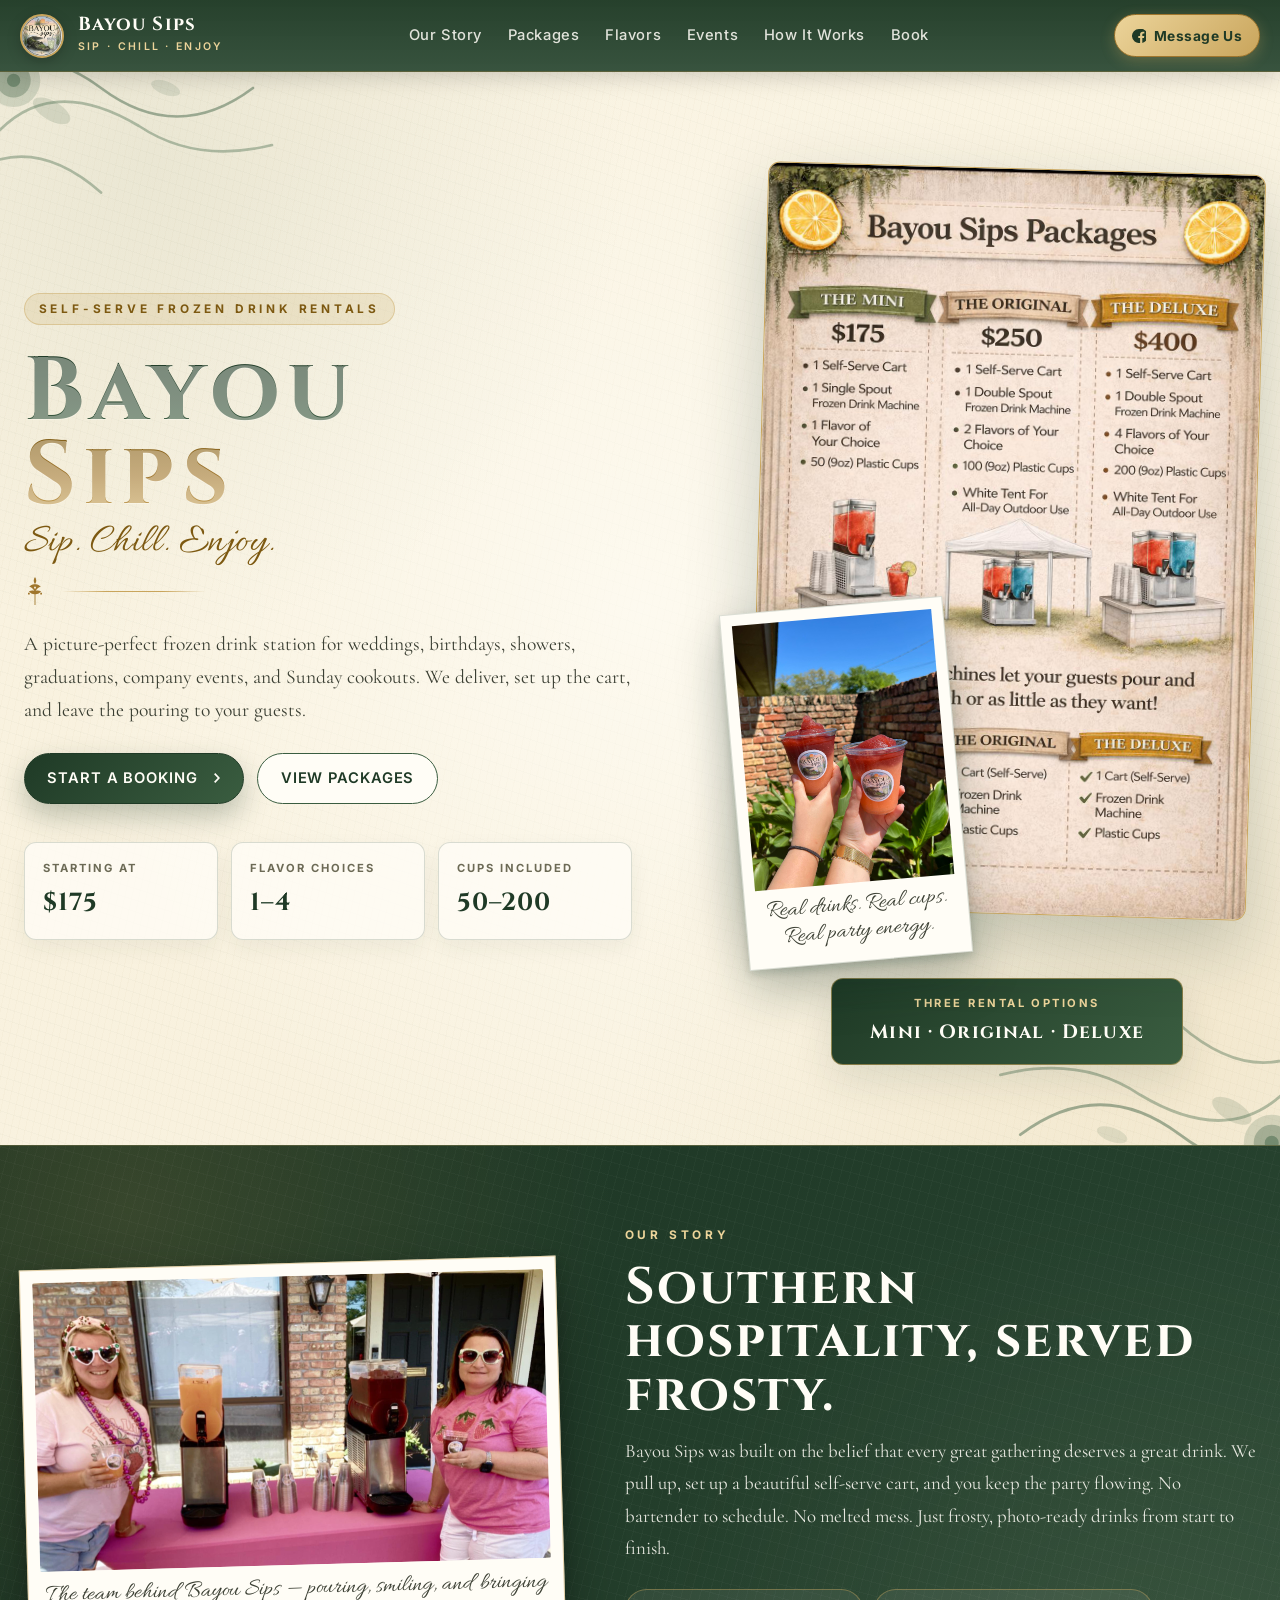
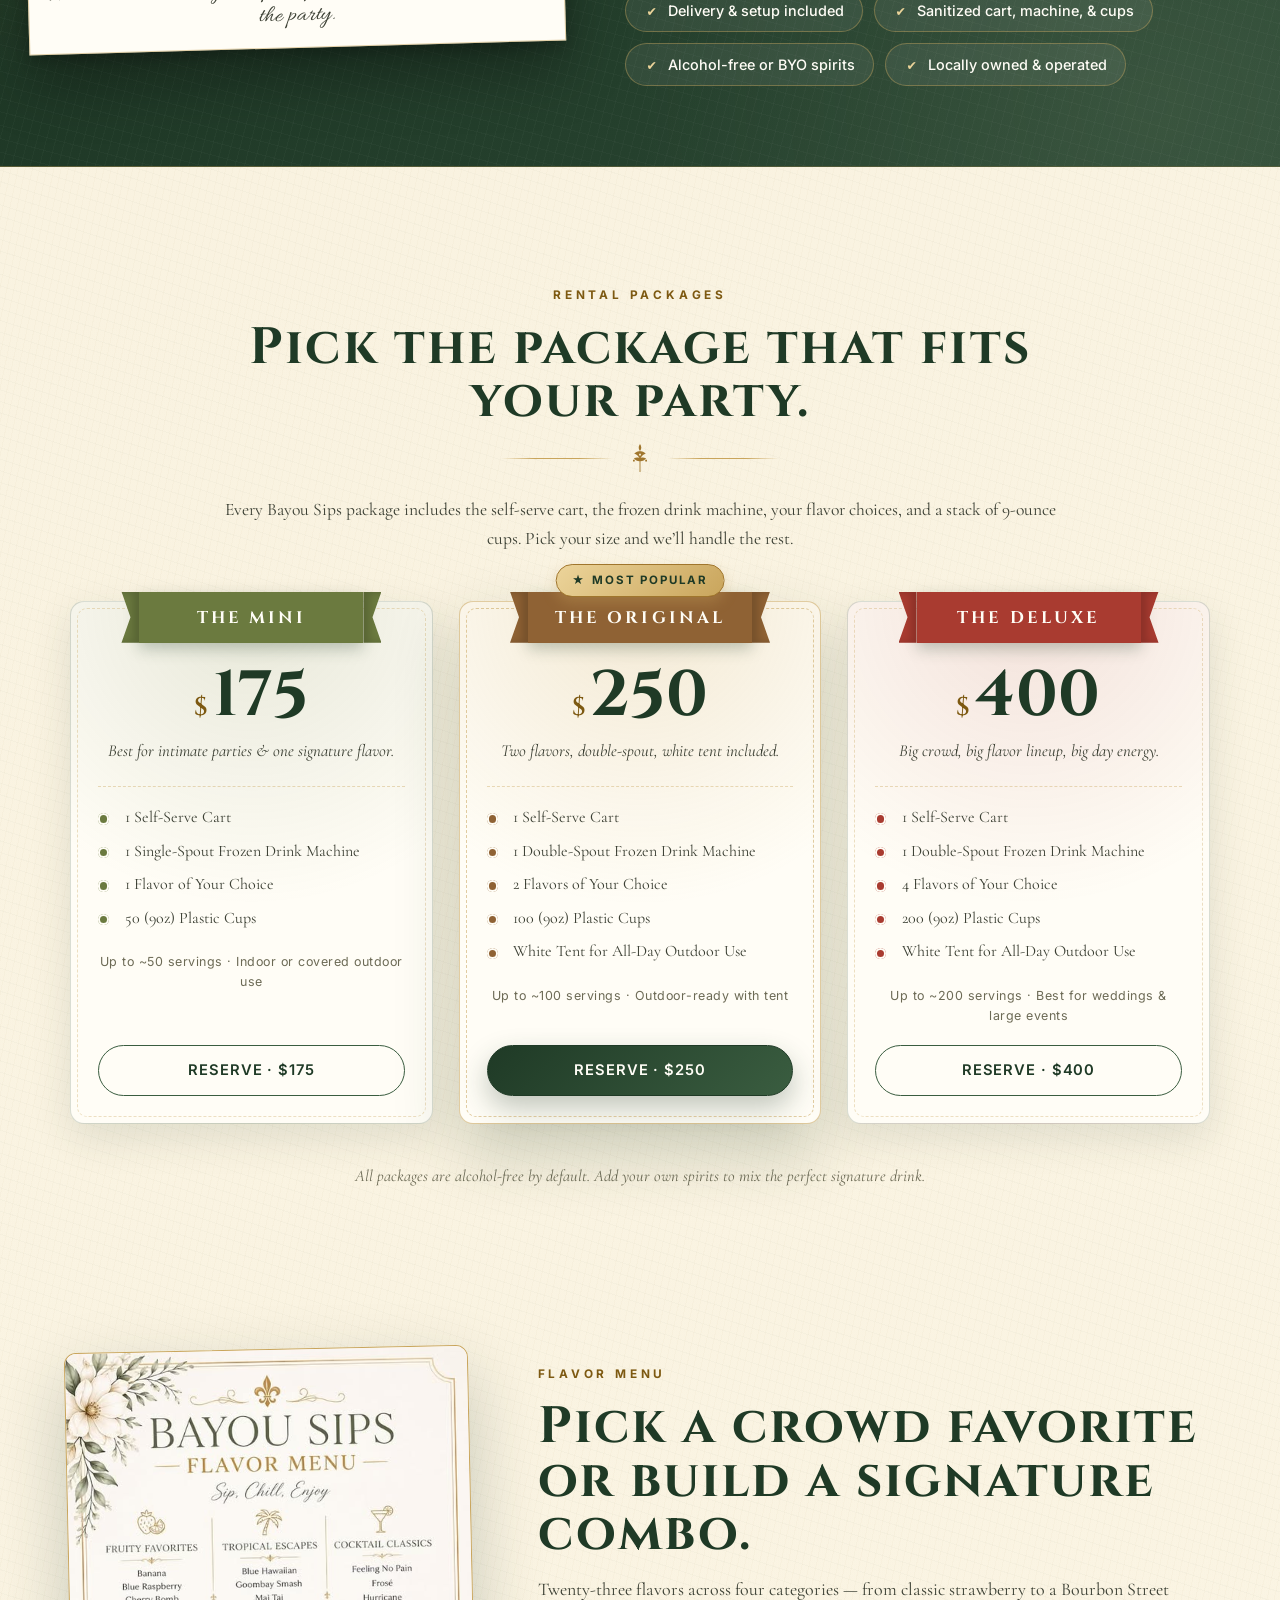
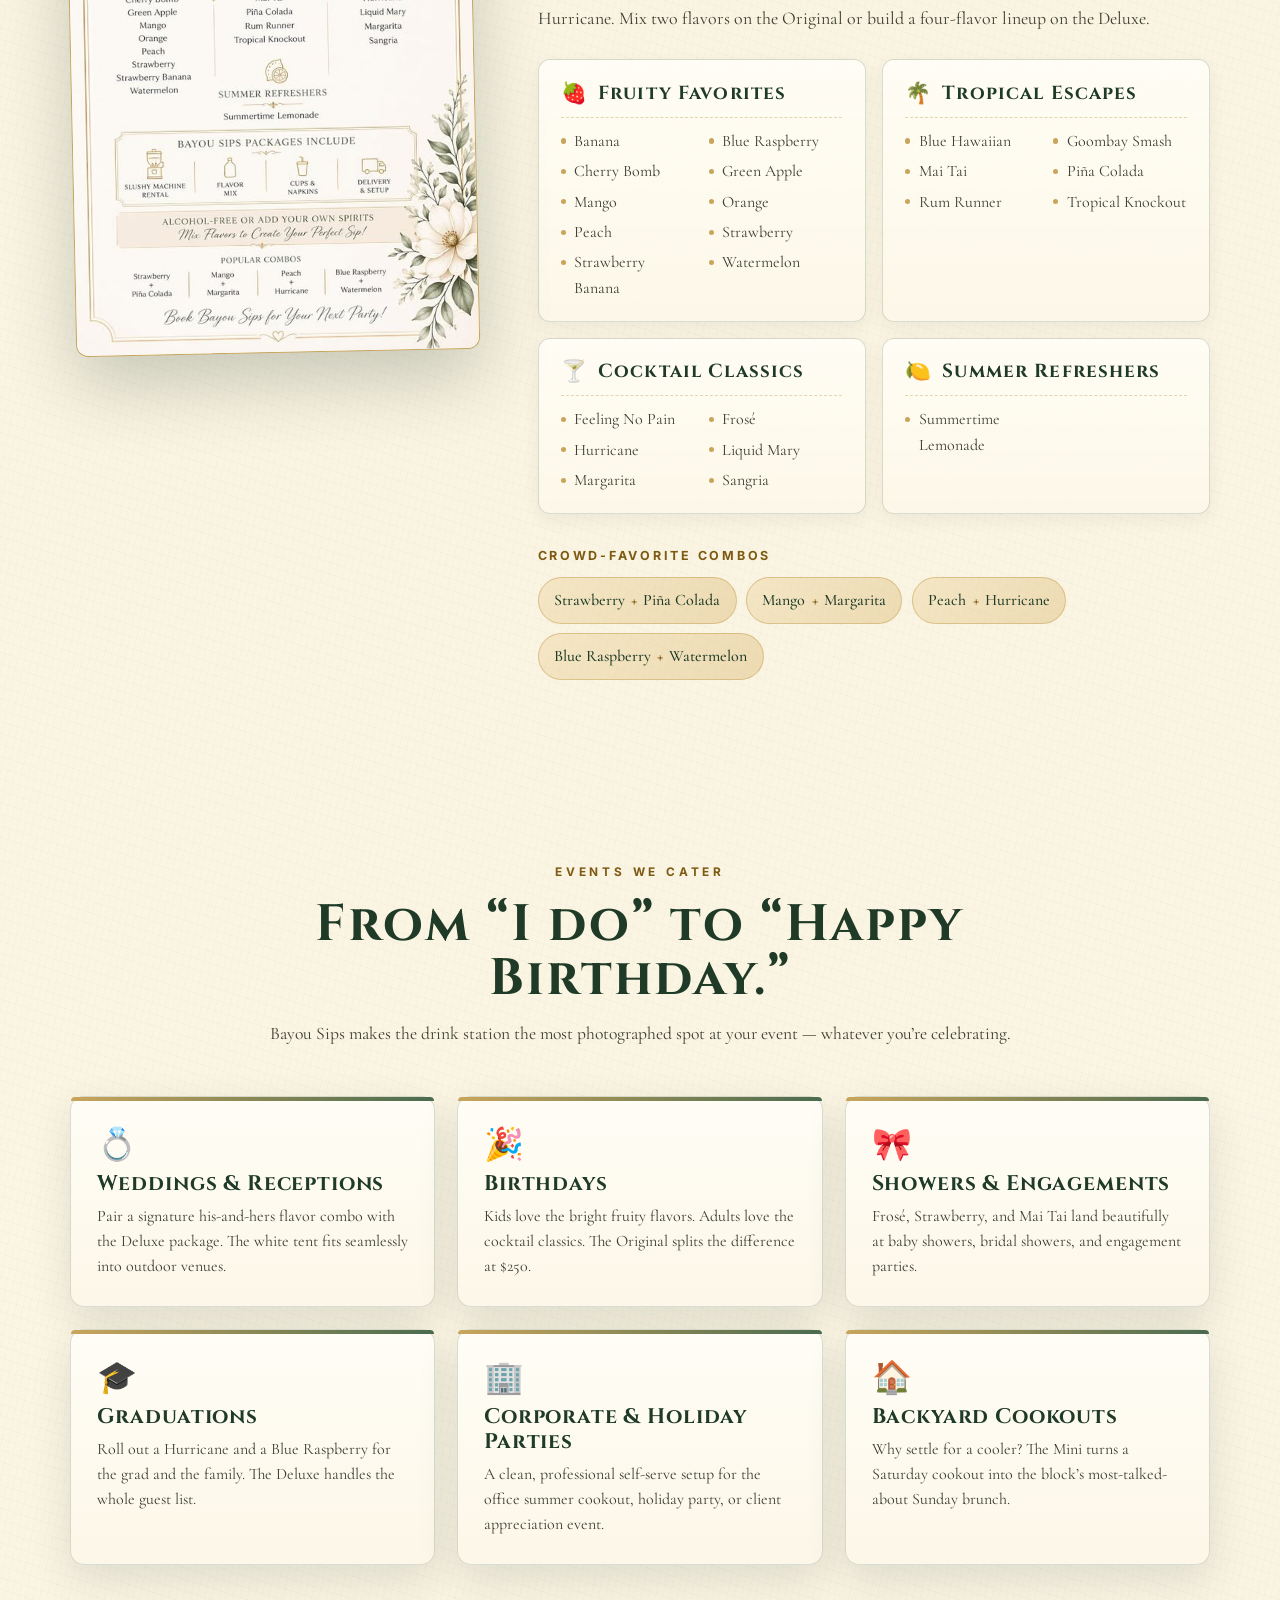
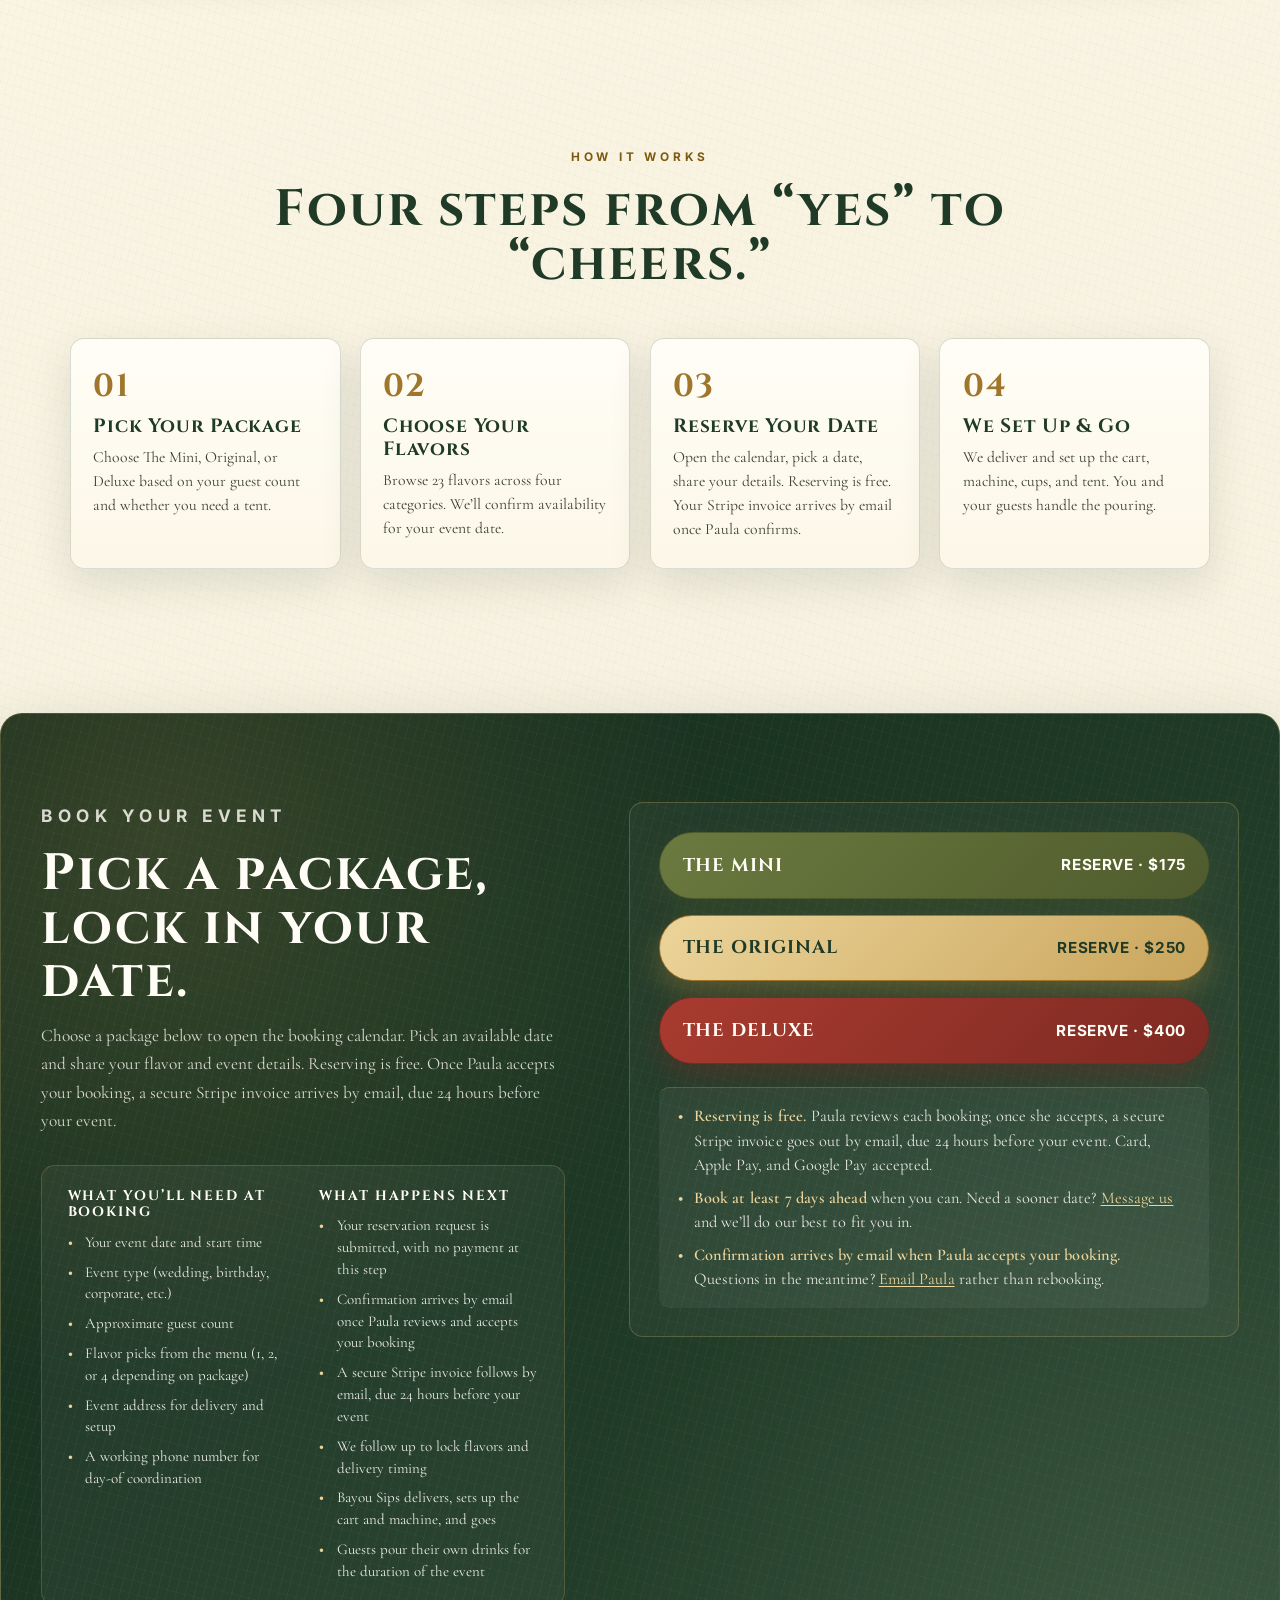
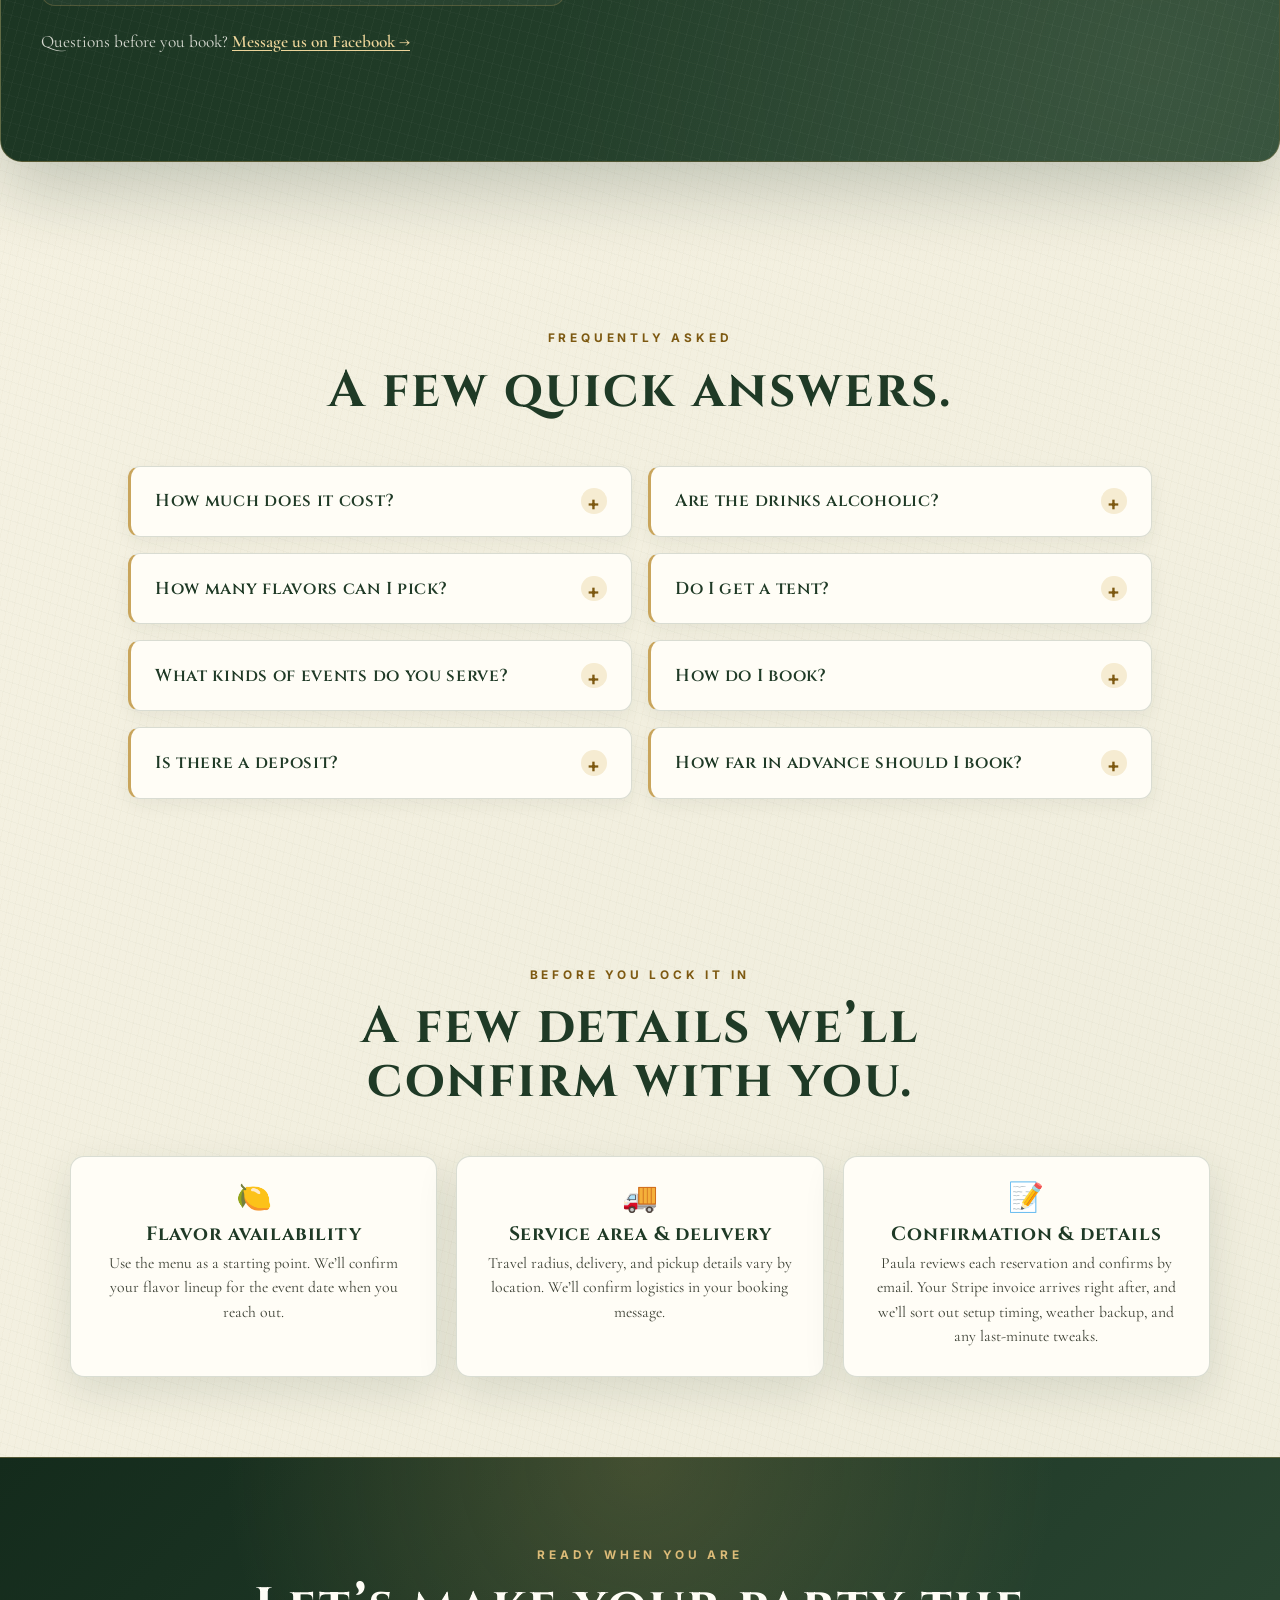
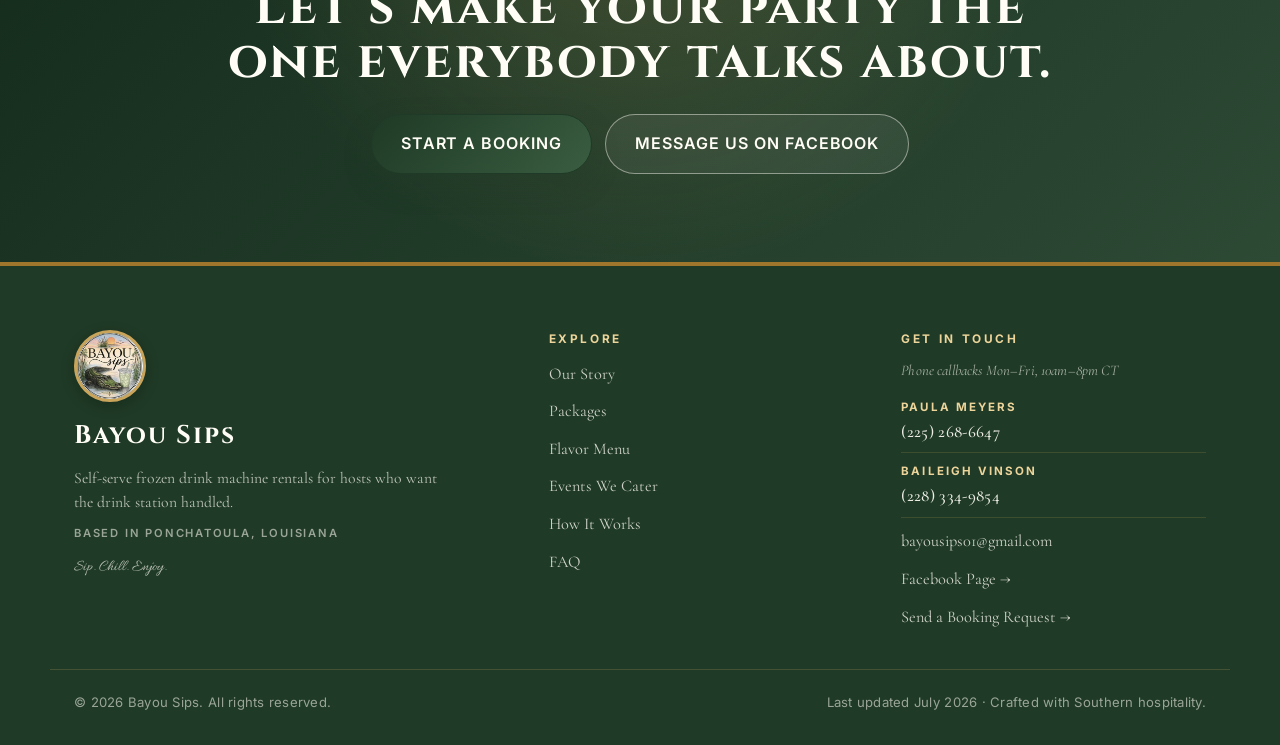
<file: index.html>
<!doctype html>
<html lang="en">
  <head>
    <meta charset="utf-8">
    <meta name="viewport" content="width=device-width, initial-scale=1">
    <title>Bayou Sips | Self-Serve Frozen Drink Machine Rentals</title>
    <meta name="description" content="Bayou Sips rents self-serve frozen drink machines for weddings, birthdays, showers, graduations, and backyard parties. Three packages from $175 to $400.">
    <meta name="robots" content="index,follow,max-image-preview:large">
    <meta name="theme-color" content="#2d4a35">
    <meta name="author" content="Paula Meyers and Baileigh Vinson">
    <link rel="canonical" href="https://bayousips.com/">
    <meta property="og:title" content="Bayou Sips - Frozen Drink Machine Rentals">
    <meta property="og:description" content="Self-serve frozen drink machine rentals with three event-ready packages and a full flavor menu. Sip. Chill. Enjoy.">
    <meta property="og:image" content="https://bayousips.com/assets/drinks1.jpg">
    <meta property="og:url" content="https://bayousips.com/">
    <meta property="og:site_name" content="Bayou Sips">
    <meta property="og:type" content="website">
    <meta name="twitter:card" content="summary_large_image">
    <meta name="twitter:title" content="Bayou Sips - Frozen Drink Machine Rentals">
    <meta name="twitter:description" content="Compare frozen drink rental packages, view the flavor menu, and request a booking. Three packages from $175.">
    <meta name="twitter:image" content="https://bayousips.com/assets/drinks1.jpg">
    <link rel="icon" type="image/jpeg" href="assets/logo.jpg">
    <link rel="apple-touch-icon" href="assets/logo.jpg">
    <link rel="preconnect" href="https://fonts.googleapis.com">
    <link rel="preconnect" href="https://fonts.gstatic.com" crossorigin>
    <link rel="preload" as="image" href="assets/sipspackages.jpg" fetchpriority="high">
    <link href="https://fonts.googleapis.com/css2?family=Cinzel:wght@500;600;700;800&family=Cormorant+Garamond:ital,wght@0,400;0,500;0,600;0,700;1,400;1,500&family=Allura&family=Inter:wght@400;500;600;700&display=swap" rel="stylesheet">
    <link rel="stylesheet" href="styles.css?v=2">
    <script type="application/ld+json">
      {
        "@context": "https://schema.org",
        "@graph": [
          {
            "@type": "Organization",
            "@id": "https://bayousips.com/#bayou-sips-organization",
            "name": "Bayou Sips",
            "slogan": "Sip. Chill. Enjoy.",
            "url": "https://bayousips.com/",
            "logo": "https://bayousips.com/assets/logo.jpg",
            "image": [
              "https://bayousips.com/assets/logo.jpg",
              "https://bayousips.com/assets/drinks1.jpg",
              "https://bayousips.com/assets/owners.jpg",
              "https://bayousips.com/assets/sipspackages.jpg",
              "https://bayousips.com/assets/sipsmenu.jpg"
            ],
            "email": "bayousips01@gmail.com",
            "sameAs": [
              "https://www.facebook.com/profile.php?id=61572368766729"
            ],
            "founder": [
              {
                "@type": "Person",
                "@id": "https://bayousips.com/#paula-meyers",
                "name": "Paula Meyers",
                "jobTitle": "Co-Owner",
                "telephone": "+1-225-268-6647",
                "worksFor": { "@id": "https://bayousips.com/#bayou-sips-organization" },
                "knowsAbout": ["Frozen drink machine rentals", "Event hospitality", "Louisiana hospitality"]
              },
              {
                "@type": "Person",
                "@id": "https://bayousips.com/#baileigh-vinson",
                "name": "Baileigh Vinson",
                "jobTitle": "Co-Owner",
                "telephone": "+1-228-334-9854",
                "worksFor": { "@id": "https://bayousips.com/#bayou-sips-organization" },
                "knowsAbout": ["Frozen drink machine rentals", "Event hospitality", "Louisiana hospitality"]
              }
            ],
            "description": "Bayou Sips is a Southern-rooted self-serve frozen drink machine rental service for events, parties, and celebrations."
          },
          {
            "@type": "LocalBusiness",
            "@id": "https://bayousips.com/#bayou-sips-local-business",
            "name": "Bayou Sips",
            "url": "https://bayousips.com/",
            "slogan": "Sip. Chill. Enjoy.",
            "description": "Bayou Sips provides self-serve frozen drink machine rental packages for events, including carts, plastic cups, flavor choices, and white tent options on selected packages. Based in Ponchatoula, Louisiana.",
            "image": [
              "https://bayousips.com/assets/logo.jpg",
              "https://bayousips.com/assets/drinks1.jpg",
              "https://bayousips.com/assets/owners.jpg",
              "https://bayousips.com/assets/sipspackages.jpg",
              "https://bayousips.com/assets/sipsmenu.jpg"
            ],
            "priceRange": "$175-$400",
            "email": "bayousips01@gmail.com",
            "telephone": "+1-225-268-6647",
            "address": {
              "@type": "PostalAddress",
              "addressLocality": "Ponchatoula",
              "addressRegion": "LA",
              "addressCountry": "US"
            },
            "geo": {
              "@type": "GeoCoordinates",
              "latitude": 30.4380,
              "longitude": -90.4412
            },
            "hasMap": "https://www.google.com/maps/place/Ponchatoula,+LA/",
            "openingHoursSpecification": [
              {
                "@type": "OpeningHoursSpecification",
                "dayOfWeek": ["Monday", "Tuesday", "Wednesday", "Thursday", "Friday"],
                "opens": "10:00",
                "closes": "20:00",
                "description": "Booking response and phone callback hours (Central Time). The online booking calendar at cal.com accepts reservations 24/7."
              }
            ],
            "founder": [
              { "@id": "https://bayousips.com/#paula-meyers" },
              { "@id": "https://bayousips.com/#baileigh-vinson" }
            ],
            "knowsAbout": [
              "Frozen drink machine rentals",
              "Wedding beverage services",
              "Self-serve daiquiri cart rentals",
              "Event bar rentals",
              "Birthday party drink stations",
              "Corporate event beverage catering"
            ],
            "contactPoint": [
              {
                "@type": "ContactPoint",
                "contactType": "Co-Owner",
                "name": "Paula Meyers",
                "telephone": "+1-225-268-6647",
                "areaServed": "US",
                "availableLanguage": "English",
                "hoursAvailable": {
                  "@type": "OpeningHoursSpecification",
                  "dayOfWeek": ["Monday", "Tuesday", "Wednesday", "Thursday", "Friday"],
                  "opens": "10:00",
                  "closes": "20:00"
                }
              },
              {
                "@type": "ContactPoint",
                "contactType": "Co-Owner",
                "name": "Baileigh Vinson",
                "telephone": "+1-228-334-9854",
                "areaServed": "US",
                "availableLanguage": "English",
                "hoursAvailable": {
                  "@type": "OpeningHoursSpecification",
                  "dayOfWeek": ["Monday", "Tuesday", "Wednesday", "Thursday", "Friday"],
                  "opens": "10:00",
                  "closes": "20:00"
                }
              }
            ],
            "sameAs": [
              "https://www.facebook.com/profile.php?id=61572368766729"
            ],
            "potentialAction": [
              {
                "@type": "ReserveAction",
                "name": "Book The Mini frozen drink machine rental",
                "target": {
                  "@type": "EntryPoint",
                  "urlTemplate": "https://cal.com/paula-meyers-ezwktk/the-mini-package-175",
                  "actionPlatform": [
                    "https://schema.org/DesktopWebPlatform",
                    "https://schema.org/MobileWebPlatform"
                  ]
                },
                "result": {
                  "@type": "Reservation",
                  "name": "The Mini rental reservation"
                }
              },
              {
                "@type": "ReserveAction",
                "name": "Book The Original frozen drink machine rental",
                "target": {
                  "@type": "EntryPoint",
                  "urlTemplate": "https://cal.com/paula-meyers-ezwktk/the-original-package-250",
                  "actionPlatform": [
                    "https://schema.org/DesktopWebPlatform",
                    "https://schema.org/MobileWebPlatform"
                  ]
                },
                "result": {
                  "@type": "Reservation",
                  "name": "The Original rental reservation"
                }
              },
              {
                "@type": "ReserveAction",
                "name": "Book The Deluxe frozen drink machine rental",
                "target": {
                  "@type": "EntryPoint",
                  "urlTemplate": "https://cal.com/paula-meyers-ezwktk/the-deluxe-package-400",
                  "actionPlatform": [
                    "https://schema.org/DesktopWebPlatform",
                    "https://schema.org/MobileWebPlatform"
                  ]
                },
                "result": {
                  "@type": "Reservation",
                  "name": "The Deluxe rental reservation"
                }
              }
            ],
            "makesOffer": {
              "@type": "OfferCatalog",
              "name": "Bayou Sips rental options",
              "itemListElement": [
                {
                  "@type": "Offer",
                  "@id": "https://bayousips.com/#offer-mini",
                  "name": "The Mini",
                  "category": "Frozen drink machine rental",
                  "price": "175",
                  "priceCurrency": "USD",
                  "priceSpecification": {
                    "@type": "UnitPriceSpecification",
                    "price": "175",
                    "priceCurrency": "USD",
                    "unitText": "per event rental",
                    "valueAddedTaxIncluded": false
                  },
                  "url": "https://cal.com/paula-meyers-ezwktk/the-mini-package-175",
                  "image": "https://bayousips.com/assets/sipspackages.jpg",
                  "availability": "https://schema.org/InStock",
                  "seller": { "@id": "https://bayousips.com/#bayou-sips-local-business" },
                  "itemOffered": {
                    "@type": "Service",
                    "name": "The Mini frozen drink machine rental",
                    "serviceType": "Frozen drink machine rental",
                    "provider": { "@id": "https://bayousips.com/#bayou-sips-local-business" },
                    "description": "Includes one self-serve cart, one single spout frozen drink machine, one flavor choice, and 50 9-ounce plastic cups. Best for intimate parties of up to about 50 guests."
                  }
                },
                {
                  "@type": "Offer",
                  "@id": "https://bayousips.com/#offer-original",
                  "name": "The Original",
                  "category": "Frozen drink machine rental",
                  "price": "250",
                  "priceCurrency": "USD",
                  "priceSpecification": {
                    "@type": "UnitPriceSpecification",
                    "price": "250",
                    "priceCurrency": "USD",
                    "unitText": "per event rental",
                    "valueAddedTaxIncluded": false
                  },
                  "url": "https://cal.com/paula-meyers-ezwktk/the-original-package-250",
                  "image": "https://bayousips.com/assets/sipspackages.jpg",
                  "availability": "https://schema.org/InStock",
                  "seller": { "@id": "https://bayousips.com/#bayou-sips-local-business" },
                  "itemOffered": {
                    "@type": "Service",
                    "name": "The Original frozen drink machine rental",
                    "serviceType": "Frozen drink machine rental",
                    "provider": { "@id": "https://bayousips.com/#bayou-sips-local-business" },
                    "description": "Includes one self-serve cart, one double spout frozen drink machine, two flavor choices, 100 9-ounce plastic cups, and a white tent for all-day outdoor use. Most popular package, sized for around 100 guests."
                  }
                },
                {
                  "@type": "Offer",
                  "@id": "https://bayousips.com/#offer-deluxe",
                  "name": "The Deluxe",
                  "category": "Frozen drink machine rental",
                  "price": "400",
                  "priceCurrency": "USD",
                  "priceSpecification": {
                    "@type": "UnitPriceSpecification",
                    "price": "400",
                    "priceCurrency": "USD",
                    "unitText": "per event rental",
                    "valueAddedTaxIncluded": false
                  },
                  "url": "https://cal.com/paula-meyers-ezwktk/the-deluxe-package-400",
                  "image": "https://bayousips.com/assets/sipspackages.jpg",
                  "availability": "https://schema.org/InStock",
                  "seller": { "@id": "https://bayousips.com/#bayou-sips-local-business" },
                  "itemOffered": {
                    "@type": "Service",
                    "name": "The Deluxe frozen drink machine rental",
                    "serviceType": "Frozen drink machine rental",
                    "provider": { "@id": "https://bayousips.com/#bayou-sips-local-business" },
                    "description": "Includes one self-serve cart, one double spout frozen drink machine, four flavor choices, 200 9-ounce plastic cups, and a white tent for all-day outdoor use. Best for weddings and large events of around 200 guests."
                  }
                }
              ]
            }
          },
          {
            "@type": "WebSite",
            "@id": "https://bayousips.com/#bayou-sips-website",
            "url": "https://bayousips.com/",
            "name": "Bayou Sips",
            "inLanguage": "en-US",
            "publisher": { "@id": "https://bayousips.com/#bayou-sips-organization" },
            "about": { "@id": "https://bayousips.com/#bayou-sips-local-business" }
          },
          {
            "@type": "WebPage",
            "@id": "https://bayousips.com/#webpage",
            "url": "https://bayousips.com/",
            "name": "Bayou Sips | Self-Serve Frozen Drink Machine Rentals",
            "isPartOf": { "@id": "https://bayousips.com/#bayou-sips-website" },
            "about": { "@id": "https://bayousips.com/#bayou-sips-local-business" },
            "primaryImageOfPage": "https://bayousips.com/assets/sipspackages.jpg",
            "inLanguage": "en-US",
            "speakable": {
              "@type": "SpeakableSpecification",
              "cssSelector": [".hero-lede", ".package-card", ".faq-item", ".booking-fineprint"]
            }
          },
          {
            "@type": "HowTo",
            "@id": "https://bayousips.com/#how-to-book",
            "name": "How to book a Bayou Sips frozen drink machine rental",
            "description": "Four-step process to reserve a Bayou Sips self-serve frozen drink machine for your event.",
            "totalTime": "PT5M",
            "estimatedCost": {
              "@type": "MonetaryAmount",
              "currency": "USD",
              "value": "175"
            },
            "step": [
              {
                "@type": "HowToStep",
                "position": 1,
                "name": "Pick Your Package",
                "text": "Choose The Mini, Original, or Deluxe based on your guest count and whether you need a tent."
              },
              {
                "@type": "HowToStep",
                "position": 2,
                "name": "Choose Your Flavors",
                "text": "Browse 23 flavors across four categories. We’ll confirm availability for your event date."
              },
              {
                "@type": "HowToStep",
                "position": 3,
                "name": "Reserve Your Date",
                "text": "Open the calendar, pick a date, share your details. Reserving is free. Your Stripe invoice arrives by email once Paula confirms."
              },
              {
                "@type": "HowToStep",
                "position": 4,
                "name": "We Set Up & Go",
                "text": "We deliver and set up the cart, machine, cups, and tent. You and your guests handle the pouring."
              }
            ]
          },
          {
            "@type": "FAQPage",
            "@id": "https://bayousips.com/#faq",
            "about": { "@id": "https://bayousips.com/#bayou-sips-local-business" },
            "mainEntity": [
              {
                "@type": "Question",
                "name": "How much does it cost?",
                "acceptedAnswer": {
                  "@type": "Answer",
                  "text": "Bayou Sips offers three packages: The Mini at $175, The Original at $250, and The Deluxe at $400. Each price is a flat rental that includes the self-serve cart, the frozen drink machine, plastic cups, and your flavor choices."
                }
              },
              {
                "@type": "Question",
                "name": "Are the drinks alcoholic?",
                "acceptedAnswer": {
                  "@type": "Answer",
                  "text": "All Bayou Sips flavors are alcohol-free by default. You are welcome to add your own spirits to create the perfect signature cocktail for your event."
                }
              },
              {
                "@type": "Question",
                "name": "How many flavors can I pick?",
                "acceptedAnswer": {
                  "@type": "Answer",
                  "text": "The Mini includes one flavor on a single-spout machine. The Original includes two flavors and the Deluxe includes four flavors, both on a double-spout machine."
                }
              },
              {
                "@type": "Question",
                "name": "Do I get a tent?",
                "acceptedAnswer": {
                  "@type": "Answer",
                  "text": "The Original and the Deluxe both include a white tent for all-day outdoor use. The Mini does not include a tent and is best for indoor or covered outdoor setups."
                }
              },
              {
                "@type": "Question",
                "name": "What kinds of events do you serve?",
                "acceptedAnswer": {
                  "@type": "Answer",
                  "text": "Weddings, birthday parties, baby and bridal showers, graduations, corporate events, holiday parties, and backyard cookouts of every size."
                }
              },
              {
                "@type": "Question",
                "name": "How do I book?",
                "acceptedAnswer": {
                  "@type": "Answer",
                  "text": "Choose a package above and click Reserve. The calendar opens, you pick an available date and share your flavor and event details. Reserving is free. Once Paula accepts your booking, a secure Stripe invoice arrives by email, due 24 hours before your event. Card, Apple Pay, and Google Pay accepted."
                }
              },
              {
                "@type": "Question",
                "name": "Is there a deposit?",
                "acceptedAnswer": {
                  "@type": "Answer",
                  "text": "There’s no deposit at booking. Reserving your date is free. Once Paula accepts your booking, you’ll get a secure Stripe invoice by email for the full rental amount, due 24 hours before your event."
                }
              },
              {
                "@type": "Question",
                "name": "How far in advance should I book?",
                "acceptedAnswer": {
                  "@type": "Answer",
                  "text": "We recommend at least 7 days. Short-notice events are welcome too — message us on Facebook and we’ll do our best to fit you in."
                }
              }
            ]
          }
        ]
      }
    </script>
  </head>
  <body>
    <a class="skip-link" href="#main">Skip to main content</a>

    <header class="site-header" id="top">
      <a class="brand-lockup" href="#top" aria-label="Bayou Sips home">
        <img class="brand-mark brand-mark-img" src="assets/logo.jpg" alt="Bayou Sips alligator and frozen drink logo" width="44" height="44">
        <span class="brand-text">
          <strong>Bayou Sips</strong>
          <small>Sip &middot; Chill &middot; Enjoy</small>
        </span>
      </a>
      <nav class="primary-nav" aria-label="Primary navigation">
        <a href="#story">Our Story</a>
        <a href="#rentals">Packages</a>
        <a href="#flavor-menu">Flavors</a>
        <a href="#events">Events</a>
        <a href="#how-it-works">How It Works</a>
        <a href="#booking">Book</a>
      </nav>
      <a class="header-action" href="https://www.facebook.com/profile.php?id=61572368766729" target="_blank" rel="noreferrer">
        <svg viewBox="0 0 16 16" width="14" height="14" aria-hidden="true"><path fill="currentColor" d="M8 0a8 8 0 1 0 1.25 15.9V10.3H7.2V8h2.05V6.2c0-2.04 1.21-3.16 3.06-3.16.89 0 1.81.16 1.81.16v2H13.1c-1 0-1.31.62-1.31 1.26V8h2.24l-.36 2.3h-1.88V16A8 8 0 0 0 8 0z"/></svg>
        Message Us
      </a>
    </header>

    <main id="main">
      <section class="hero" aria-labelledby="hero-title">
        <div class="hero-ornament hero-ornament-tl" aria-hidden="true">
          <svg viewBox="0 0 200 200">
            <g fill="none" stroke="currentColor" stroke-width="1.4" stroke-linecap="round">
              <path d="M10 40 Q 50 10 90 40 T 170 40" opacity=".5"/>
              <path d="M30 70 Q 60 30 110 60 Q 140 80 180 70" opacity=".4"/>
              <path d="M14 90 Q 50 60 90 95" opacity=".4"/>
            </g>
            <g fill="currentColor" opacity=".75">
              <circle cx="44" cy="36" r="14" opacity=".25"/>
              <circle cx="44" cy="36" r="9" opacity=".5"/>
              <circle cx="44" cy="36" r="3.5"/>
              <ellipse cx="62" cy="22" rx="14" ry="6" opacity=".25" transform="rotate(-25 62 22)"/>
              <ellipse cx="26" cy="22" rx="12" ry="5" opacity=".22" transform="rotate(20 26 22)"/>
              <ellipse cx="20" cy="48" rx="11" ry="5" opacity=".22" transform="rotate(-30 20 48)"/>
              <ellipse cx="64" cy="52" rx="11" ry="5" opacity=".22" transform="rotate(30 64 52)"/>
              <ellipse cx="98" cy="22" rx="9" ry="4" opacity=".18" transform="rotate(-15 98 22)"/>
              <ellipse cx="124" cy="40" rx="8" ry="3.5" opacity=".18" transform="rotate(20 124 40)"/>
            </g>
          </svg>
        </div>
        <div class="hero-ornament hero-ornament-br" aria-hidden="true">
          <svg viewBox="0 0 200 200">
            <g fill="none" stroke="currentColor" stroke-width="1.4" stroke-linecap="round">
              <path d="M190 160 Q 150 190 110 160 T 30 160" opacity=".5"/>
              <path d="M170 130 Q 140 170 90 140 Q 60 120 20 130" opacity=".4"/>
              <path d="M186 110 Q 150 140 110 105" opacity=".4"/>
            </g>
            <g fill="currentColor" opacity=".75">
              <circle cx="156" cy="164" r="14" opacity=".25"/>
              <circle cx="156" cy="164" r="9" opacity=".5"/>
              <circle cx="156" cy="164" r="3.5"/>
              <ellipse cx="138" cy="178" rx="14" ry="6" opacity=".25" transform="rotate(-25 138 178)"/>
              <ellipse cx="174" cy="178" rx="12" ry="5" opacity=".22" transform="rotate(20 174 178)"/>
              <ellipse cx="180" cy="152" rx="11" ry="5" opacity=".22" transform="rotate(-30 180 152)"/>
              <ellipse cx="136" cy="148" rx="11" ry="5" opacity=".22" transform="rotate(30 136 148)"/>
              <ellipse cx="102" cy="178" rx="9" ry="4" opacity=".18" transform="rotate(-15 102 178)"/>
              <ellipse cx="76" cy="160" rx="8" ry="3.5" opacity=".18" transform="rotate(20 76 160)"/>
            </g>
          </svg>
        </div>

        <div class="hero-copy">
          <p class="eyebrow">Self-Serve Frozen Drink Rentals</p>
          <h1 id="hero-title"><span class="hero-title-bayou">Bayou</span><span class="hero-title-sips">Sips</span></h1>
          <p class="hero-script">Sip. Chill. Enjoy.</p>
          <div class="fleur-divider" aria-hidden="true">
            <span class="fleur-line"></span>
            <svg viewBox="0 0 24 32" width="22" height="28" class="fleur-icon"><path fill="currentColor" d="M12 0c-2 3-2 5.5.4 8.6-2.7-.6-5 .4-7 2.6 2.6.7 4.6 2.4 5.9 4.8-1.9-.9-4-.6-6.4.7 1.8 1.9 3.9 2.9 6.6 3.1V32h1V19.8c2.7-.2 4.8-1.2 6.6-3.1-2.4-1.3-4.5-1.6-6.4-.7 1.3-2.4 3.3-4.1 5.9-4.8-2-2.2-4.3-3.2-7-2.6 2.4-3.1 2.4-5.6.4-8.6zm-1 11h2v2h-2zM4 18h2v2H4zm14 0h2v2h-2z"/></svg>
            <span class="fleur-line"></span>
          </div>
          <p class="hero-lede">
            A picture-perfect frozen drink station for weddings, birthdays, showers,
            graduations, company events, and Sunday cookouts. We deliver, set up the cart,
            and leave the pouring to your guests.
          </p>
          <div class="hero-actions" aria-label="Primary actions">
            <a class="button button-primary" href="#booking">Start a Booking
              <svg viewBox="0 0 16 16" width="14" height="14" aria-hidden="true"><path fill="currentColor" d="M1 8h12.4l-4.2-4.2 1.4-1.4L16 8l-5.4 5.6-1.4-1.4L13.4 8z"/></svg>
            </a>
            <a class="button button-ghost" href="#rentals">View Packages</a>
          </div>
          <dl class="hero-stats" aria-label="Rental highlights">
            <div>
              <dt>Starting at</dt>
              <dd>$175</dd>
            </div>
            <div>
              <dt>Flavor choices</dt>
              <dd>1&ndash;4</dd>
            </div>
            <div>
              <dt>Cups included</dt>
              <dd>50&ndash;200</dd>
            </div>
          </dl>
        </div>

        <div class="hero-showcase" aria-label="Bayou Sips photo and package flyer">
          <div class="hero-stack">
            <figure class="poster-card package-poster">
              <img src="assets/sipspackages.jpg" width="1024" height="1536" fetchpriority="high" decoding="async" alt="Bayou Sips rental flyer with Mini, Original, and Deluxe pricing">
            </figure>
            <figure class="polaroid hero-polaroid">
              <img src="assets/drinks1.jpg" width="768" height="1024" alt="Two strawberry frozen drinks in branded Bayou Sips cups">
              <figcaption>Real drinks. Real cups. Real party energy.</figcaption>
            </figure>
          </div>
          <div class="hero-note">
            <span>Three Rental Options</span>
            <strong>Mini &middot; Original &middot; Deluxe</strong>
          </div>
        </div>
      </section>

      <section class="story-band" id="story" aria-labelledby="story-title">
        <div class="story-band-inner">
          <figure class="story-photo">
            <img src="assets/owners.jpg" width="950" height="528" loading="lazy" alt="The owners of Bayou Sips standing behind two frozen drink machines at an event">
            <figcaption>The team behind Bayou Sips &mdash; pouring, smiling, and bringing the party.</figcaption>
          </figure>
          <div class="story-copy">
            <p class="kicker kicker-light">Our Story</p>
            <h2 id="story-title">Southern hospitality, served frosty.</h2>
            <p class="story-lede">
              Bayou Sips was built on the belief that every great gathering deserves a great drink.
              We pull up, set up a beautiful self-serve cart, and you keep the party flowing.
              No bartender to schedule. No melted mess. Just frosty, photo-ready drinks from start to finish.
            </p>
            <ul class="story-pills" aria-label="What we bring to your event">
              <li><span class="pill-icon" aria-hidden="true">&#10004;</span> Delivery &amp; setup included</li>
              <li><span class="pill-icon" aria-hidden="true">&#10004;</span> Sanitized cart, machine, &amp; cups</li>
              <li><span class="pill-icon" aria-hidden="true">&#10004;</span> Alcohol-free or BYO spirits</li>
              <li><span class="pill-icon" aria-hidden="true">&#10004;</span> Locally owned &amp; operated</li>
            </ul>
          </div>
        </div>
      </section>

      <section class="section rental-section" id="rentals" aria-labelledby="rentals-title">
        <div class="section-heading center">
          <p class="kicker">Rental Packages</p>
          <h2 id="rentals-title">Pick the package that fits your party.</h2>
          <div class="fleur-divider" aria-hidden="true">
            <span class="fleur-line"></span>
            <svg viewBox="0 0 24 32" width="22" height="28" class="fleur-icon"><path fill="currentColor" d="M12 0c-2 3-2 5.5.4 8.6-2.7-.6-5 .4-7 2.6 2.6.7 4.6 2.4 5.9 4.8-1.9-.9-4-.6-6.4.7 1.8 1.9 3.9 2.9 6.6 3.1V32h1V19.8c2.7-.2 4.8-1.2 6.6-3.1-2.4-1.3-4.5-1.6-6.4-.7 1.3-2.4 3.3-4.1 5.9-4.8-2-2.2-4.3-3.2-7-2.6 2.4-3.1 2.4-5.6.4-8.6zm-1 11h2v2h-2zM4 18h2v2H4zm14 0h2v2h-2z"/></svg>
            <span class="fleur-line"></span>
          </div>
          <p>Every Bayou Sips package includes the self-serve cart, the frozen drink machine, your flavor choices, and a stack of 9-ounce cups. Pick your size and we&rsquo;ll handle the rest.</p>
        </div>

        <div class="package-grid" aria-label="Bayou Sips rental options">
          <article class="package-card mini" data-package-card="The Mini">
            <h3 class="visually-hidden">The Mini</h3>
            <div class="ribbon ribbon-mini" aria-hidden="true">
              <span>The Mini</span>
            </div>
            <p class="price-row"><span class="price-currency">$</span><span class="price-amount">175</span></p>
            <p class="package-tagline">Best for intimate parties &amp; one signature flavor.</p>
            <ul class="feature-list">
              <li>1 Self-Serve Cart</li>
              <li>1 Single-Spout Frozen Drink Machine</li>
              <li>1 Flavor of Your Choice</li>
              <li>50 (9oz) Plastic Cups</li>
            </ul>
            <p class="package-fineprint">Up to ~50 servings &middot; Indoor or covered outdoor use</p>
            <a class="button button-card" href="https://cal.com/paula-meyers-ezwktk/the-mini-package-175" data-cal-namespace="bayou-sips" data-cal-link="paula-meyers-ezwktk/the-mini-package-175" data-cal-config='{"layout":"month_view"}' aria-label="Reserve &middot; $175 &mdash; The Mini frozen drink machine rental">Reserve &middot; $175</a>
          </article>

          <article class="package-card original featured" data-package-card="The Original">
            <h3 class="visually-hidden">The Original</h3>
            <div class="package-badge"><span aria-hidden="true">&#9733;</span> Most Popular</div>
            <div class="ribbon ribbon-original" aria-hidden="true">
              <span>The Original</span>
            </div>
            <p class="price-row"><span class="price-currency">$</span><span class="price-amount">250</span></p>
            <p class="package-tagline">Two flavors, double-spout, white tent included.</p>
            <ul class="feature-list">
              <li>1 Self-Serve Cart</li>
              <li>1 Double-Spout Frozen Drink Machine</li>
              <li>2 Flavors of Your Choice</li>
              <li>100 (9oz) Plastic Cups</li>
              <li>White Tent for All-Day Outdoor Use</li>
            </ul>
            <p class="package-fineprint">Up to ~100 servings &middot; Outdoor-ready with tent</p>
            <a class="button button-card button-primary" href="https://cal.com/paula-meyers-ezwktk/the-original-package-250" data-cal-namespace="bayou-sips" data-cal-link="paula-meyers-ezwktk/the-original-package-250" data-cal-config='{"layout":"month_view"}' aria-label="Reserve &middot; $250 &mdash; The Original frozen drink machine rental">Reserve &middot; $250</a>
          </article>

          <article class="package-card deluxe" data-package-card="The Deluxe">
            <h3 class="visually-hidden">The Deluxe</h3>
            <div class="ribbon ribbon-deluxe" aria-hidden="true">
              <span>The Deluxe</span>
            </div>
            <p class="price-row"><span class="price-currency">$</span><span class="price-amount">400</span></p>
            <p class="package-tagline">Big crowd, big flavor lineup, big day energy.</p>
            <ul class="feature-list">
              <li>1 Self-Serve Cart</li>
              <li>1 Double-Spout Frozen Drink Machine</li>
              <li>4 Flavors of Your Choice</li>
              <li>200 (9oz) Plastic Cups</li>
              <li>White Tent for All-Day Outdoor Use</li>
            </ul>
            <p class="package-fineprint">Up to ~200 servings &middot; Best for weddings &amp; large events</p>
            <a class="button button-card" href="https://cal.com/paula-meyers-ezwktk/the-deluxe-package-400" data-cal-namespace="bayou-sips" data-cal-link="paula-meyers-ezwktk/the-deluxe-package-400" data-cal-config='{"layout":"month_view"}' aria-label="Reserve &middot; $400 &mdash; The Deluxe frozen drink machine rental">Reserve &middot; $400</a>
          </article>
        </div>

        <p class="package-footnote">All packages are alcohol-free by default. Add your own spirits to mix the perfect signature drink.</p>
      </section>

      <section class="section flavor-section" id="flavor-menu" aria-labelledby="flavors-title">
        <div class="flavor-poster-wrap">
          <figure class="poster-card menu-poster">
            <img src="assets/sipsmenu.jpg" width="526" height="789" loading="lazy" alt="Bayou Sips flavor menu with fruity favorites, tropical escapes, cocktail classics, and popular combos">
          </figure>
        </div>

        <div class="flavor-copy">
          <p class="kicker">Flavor Menu</p>
          <h2 id="flavors-title">Pick a crowd favorite or build a signature combo.</h2>
          <p class="flavor-lede">Twenty-three flavors across four categories &mdash; from classic strawberry to a Bourbon Street Hurricane. Mix two flavors on the Original or build a four-flavor lineup on the Deluxe.</p>

          <div class="flavor-groups">
            <section aria-labelledby="fruity-title" class="flavor-group">
              <header><span class="flavor-icon" aria-hidden="true">&#127827;</span><h3 id="fruity-title">Fruity Favorites</h3></header>
              <ul>
                <li>Banana</li><li>Blue Raspberry</li><li>Cherry Bomb</li>
                <li>Green Apple</li><li>Mango</li><li>Orange</li>
                <li>Peach</li><li>Strawberry</li><li>Strawberry Banana</li>
                <li>Watermelon</li>
              </ul>
            </section>
            <section aria-labelledby="tropical-title" class="flavor-group">
              <header><span class="flavor-icon" aria-hidden="true">&#127796;</span><h3 id="tropical-title">Tropical Escapes</h3></header>
              <ul>
                <li>Blue Hawaiian</li><li>Goombay Smash</li><li>Mai Tai</li>
                <li>Pi&ntilde;a Colada</li><li>Rum Runner</li><li>Tropical Knockout</li>
              </ul>
            </section>
            <section aria-labelledby="cocktail-title" class="flavor-group">
              <header><span class="flavor-icon" aria-hidden="true">&#127864;</span><h3 id="cocktail-title">Cocktail Classics</h3></header>
              <ul>
                <li>Feeling No Pain</li><li>Fros&eacute;</li><li>Hurricane</li>
                <li>Liquid Mary</li><li>Margarita</li><li>Sangria</li>
              </ul>
            </section>
            <section aria-labelledby="summer-title" class="flavor-group">
              <header><span class="flavor-icon" aria-hidden="true">&#127819;</span><h3 id="summer-title">Summer Refreshers</h3></header>
              <ul>
                <li>Summertime Lemonade</li>
              </ul>
            </section>
          </div>

          <div class="combo-block">
            <p class="combo-label">Crowd-Favorite Combos</p>
            <div class="combo-strip" aria-label="Popular flavor combinations">
              <span>Strawberry <em>+</em> Pi&ntilde;a Colada</span>
              <span>Mango <em>+</em> Margarita</span>
              <span>Peach <em>+</em> Hurricane</span>
              <span>Blue Raspberry <em>+</em> Watermelon</span>
            </div>
          </div>
        </div>
      </section>

      <section class="section events-section" id="events" aria-labelledby="events-title">
        <div class="section-heading center">
          <p class="kicker">Events We Cater</p>
          <h2 id="events-title">From &ldquo;I do&rdquo; to &ldquo;Happy Birthday.&rdquo;</h2>
          <p>Bayou Sips makes the drink station the most photographed spot at your event &mdash; whatever you&rsquo;re celebrating.</p>
        </div>

        <div class="events-grid">
          <article class="event-card">
            <span class="event-emoji" aria-hidden="true">&#128141;</span>
            <h3>Weddings &amp; Receptions</h3>
            <p>Pair a signature his-and-hers flavor combo with the Deluxe package. The white tent fits seamlessly into outdoor venues.</p>
          </article>
          <article class="event-card">
            <span class="event-emoji" aria-hidden="true">&#127881;</span>
            <h3>Birthdays</h3>
            <p>Kids love the bright fruity flavors. Adults love the cocktail classics. The Original splits the difference at $250.</p>
          </article>
          <article class="event-card">
            <span class="event-emoji" aria-hidden="true">&#127872;</span>
            <h3>Showers &amp; Engagements</h3>
            <p>Fros&eacute;, Strawberry, and Mai Tai land beautifully at baby showers, bridal showers, and engagement parties.</p>
          </article>
          <article class="event-card">
            <span class="event-emoji" aria-hidden="true">&#127891;</span>
            <h3>Graduations</h3>
            <p>Roll out a Hurricane and a Blue Raspberry for the grad and the family. The Deluxe handles the whole guest list.</p>
          </article>
          <article class="event-card">
            <span class="event-emoji" aria-hidden="true">&#127970;</span>
            <h3>Corporate &amp; Holiday Parties</h3>
            <p>A clean, professional self-serve setup for the office summer cookout, holiday party, or client appreciation event.</p>
          </article>
          <article class="event-card">
            <span class="event-emoji" aria-hidden="true">&#127968;</span>
            <h3>Backyard Cookouts</h3>
            <p>Why settle for a cooler? The Mini turns a Saturday cookout into the block&rsquo;s most-talked-about Sunday brunch.</p>
          </article>
        </div>
      </section>

      <section class="section how-section" id="how-it-works" aria-labelledby="how-title">
        <div class="section-heading center on-paper">
          <p class="kicker">How It Works</p>
          <h2 id="how-title">Four steps from &ldquo;yes&rdquo; to &ldquo;cheers.&rdquo;</h2>
        </div>

        <ol class="how-steps">
          <li>
            <span class="how-num" aria-hidden="true">01</span>
            <h3>Pick Your Package</h3>
            <p>Choose The Mini, Original, or Deluxe based on your guest count and whether you need a tent.</p>
          </li>
          <li>
            <span class="how-num" aria-hidden="true">02</span>
            <h3>Choose Your Flavors</h3>
            <p>Browse 23 flavors across four categories. We&rsquo;ll confirm availability for your event date.</p>
          </li>
          <li>
            <span class="how-num" aria-hidden="true">03</span>
            <h3>Reserve Your Date</h3>
            <p>Open the calendar, pick a date, share your details. Reserving is free. Your Stripe invoice arrives by email once Paula confirms.</p>
          </li>
          <li>
            <span class="how-num" aria-hidden="true">04</span>
            <h3>We Set Up &amp; Go</h3>
            <p>We deliver and set up the cart, machine, cups, and tent. You and your guests handle the pouring.</p>
          </li>
        </ol>
      </section>

      <section class="section booking-section" id="booking" aria-labelledby="booking-title">
        <div class="booking-copy">
          <p class="kicker kicker-gold">Book Your Event</p>
          <h2 id="booking-title">Pick a package, lock in your date.</h2>
          <p>
            Choose a package below to open the booking calendar. Pick an available date
            and share your flavor and event details. Reserving is free.
            Once Paula accepts your booking, a secure Stripe invoice arrives by email,
            due 24 hours before your event.
          </p>

          <div class="booking-facts" aria-label="What to expect when you book">
            <div class="booking-facts-col">
              <h3 class="booking-facts-heading">What you&rsquo;ll need at booking</h3>
              <ul>
                <li>Your event date and start time</li>
                <li>Event type (wedding, birthday, corporate, etc.)</li>
                <li>Approximate guest count</li>
                <li>Flavor picks from the menu (1, 2, or 4 depending on package)</li>
                <li>Event address for delivery and setup</li>
                <li>A working phone number for day-of coordination</li>
              </ul>
            </div>
            <div class="booking-facts-col">
              <h3 class="booking-facts-heading">What happens next</h3>
              <ul>
                <li>Your reservation request is submitted, with no payment at this step</li>
                <li>Confirmation arrives by email once Paula reviews and accepts your booking</li>
                <li>A secure Stripe invoice follows by email, due 24 hours before your event</li>
                <li>We follow up to lock flavors and delivery timing</li>
                <li>Bayou Sips delivers, sets up the cart and machine, and goes</li>
                <li>Guests pour their own drinks for the duration of the event</li>
              </ul>
            </div>
          </div>

          <p class="booking-secondary">
            Questions before you book?
            <a class="booking-fb-link" href="https://www.facebook.com/profile.php?id=61572368766729" target="_blank" rel="noreferrer">Message us on Facebook &rarr;</a>
          </p>
        </div>

        <div class="booking-pay">
          <a class="button booking-cta cta-mini"
             href="https://cal.com/paula-meyers-ezwktk/the-mini-package-175"
             data-cal-namespace="bayou-sips"
             data-cal-link="paula-meyers-ezwktk/the-mini-package-175"
             data-cal-config='{"layout":"month_view"}'>
            <span class="booking-cta-name">The Mini</span>
            <span class="booking-cta-price">Reserve &middot; $175</span>
            <span class="visually-hidden">&mdash; frozen drink machine rental</span>
          </a>
          <a class="button booking-cta cta-original"
             href="https://cal.com/paula-meyers-ezwktk/the-original-package-250"
             data-cal-namespace="bayou-sips"
             data-cal-link="paula-meyers-ezwktk/the-original-package-250"
             data-cal-config='{"layout":"month_view"}'>
            <span class="booking-cta-name">The Original</span>
            <span class="booking-cta-price">Reserve &middot; $250</span>
            <span class="visually-hidden">&mdash; frozen drink machine rental</span>
          </a>
          <a class="button booking-cta cta-deluxe"
             href="https://cal.com/paula-meyers-ezwktk/the-deluxe-package-400"
             data-cal-namespace="bayou-sips"
             data-cal-link="paula-meyers-ezwktk/the-deluxe-package-400"
             data-cal-config='{"layout":"month_view"}'>
            <span class="booking-cta-name">The Deluxe</span>
            <span class="booking-cta-price">Reserve &middot; $400</span>
            <span class="visually-hidden">&mdash; frozen drink machine rental</span>
          </a>

          <ul class="booking-fineprint" aria-label="Booking policy">
            <li><strong>Reserving is free.</strong> Paula reviews each booking; once she accepts, a secure Stripe invoice goes out by email, due 24 hours before your event. Card, Apple Pay, and Google Pay accepted.</li>
            <li><strong>Book at least 7 days ahead</strong> when you can. Need a sooner date? <a href="https://www.facebook.com/profile.php?id=61572368766729" target="_blank" rel="noreferrer">Message us</a> and we&rsquo;ll do our best to fit you in.</li>
            <li><strong>Confirmation arrives by email when Paula accepts your booking.</strong> Questions in the meantime? <a href="mailto:bayousips01@gmail.com">Email Paula</a> rather than rebooking.</li>
          </ul>
        </div>
      </section>

      <section class="section faq-section" id="faq" aria-labelledby="faq-title">
        <div class="section-heading center">
          <p class="kicker">Frequently Asked</p>
          <h2 id="faq-title">A few quick answers.</h2>
        </div>
        <div class="faq-grid">
          <details class="faq-item">
            <summary>How much does it cost?</summary>
            <p>Bayou Sips offers three packages: The Mini at $175, The Original at $250, and The Deluxe at $400. Each price is a flat rental that includes the self-serve cart, the frozen drink machine, plastic cups, and your flavor choices.</p>
          </details>
          <details class="faq-item">
            <summary>Are the drinks alcoholic?</summary>
            <p>All Bayou Sips flavors are alcohol-free by default. You are welcome to add your own spirits to create the perfect signature cocktail for your event.</p>
          </details>
          <details class="faq-item">
            <summary>How many flavors can I pick?</summary>
            <p>The Mini includes one flavor on a single-spout machine. The Original includes two flavors and the Deluxe includes four flavors, both on a double-spout machine.</p>
          </details>
          <details class="faq-item">
            <summary>Do I get a tent?</summary>
            <p>The Original and the Deluxe both include a white tent for all-day outdoor use. The Mini does not include a tent and is best for indoor or covered outdoor setups.</p>
          </details>
          <details class="faq-item">
            <summary>What kinds of events do you serve?</summary>
            <p>Weddings, birthday parties, baby and bridal showers, graduations, corporate events, holiday parties, and backyard cookouts of every size.</p>
          </details>
          <details class="faq-item">
            <summary>How do I book?</summary>
            <p>Choose a package above and click Reserve. The calendar opens, you pick an available date and share your flavor and event details. Reserving is free. Once Paula accepts your booking, a secure Stripe invoice arrives by email, due 24 hours before your event. Card, Apple Pay, and Google Pay accepted.</p>
          </details>
          <details class="faq-item">
            <summary>Is there a deposit?</summary>
            <p>There&rsquo;s no deposit at booking. Reserving your date is free. Once Paula accepts your booking, you&rsquo;ll get a secure Stripe invoice by email for the full rental amount, due 24 hours before your event.</p>
          </details>
          <details class="faq-item">
            <summary>How far in advance should I book?</summary>
            <p>We recommend at least 7 days. Short-notice events are welcome too &mdash; message us on Facebook and we&rsquo;ll do our best to fit you in.</p>
          </details>
        </div>
      </section>

      <section class="section confirm-section" id="confirm" aria-labelledby="confirm-title">
        <div class="section-heading center compact">
          <p class="kicker">Before You Lock It In</p>
          <h2 id="confirm-title">A few details we&rsquo;ll confirm with you.</h2>
        </div>
        <div class="confirm-grid">
          <article>
            <span class="confirm-icon" aria-hidden="true">&#127819;</span>
            <h3>Flavor availability</h3>
            <p>Use the menu as a starting point. We&rsquo;ll confirm your flavor lineup for the event date when you reach out.</p>
          </article>
          <article>
            <span class="confirm-icon" aria-hidden="true">&#128666;</span>
            <h3>Service area &amp; delivery</h3>
            <p>Travel radius, delivery, and pickup details vary by location. We&rsquo;ll confirm logistics in your booking message.</p>
          </article>
          <article>
            <span class="confirm-icon" aria-hidden="true">&#128221;</span>
            <h3>Confirmation &amp; details</h3>
            <p>Paula reviews each reservation and confirms by email. Your Stripe invoice arrives right after, and we&rsquo;ll sort out setup timing, weather backup, and any last-minute tweaks.</p>
          </article>
        </div>
      </section>

      <section class="cta-band" aria-labelledby="cta-title">
        <div class="cta-band-inner">
          <p class="kicker kicker-gold">Ready When You Are</p>
          <h2 id="cta-title">Let&rsquo;s make your party the one everybody talks about.</h2>
          <div class="hero-actions center">
            <a class="button button-primary button-lg" href="#booking">Start a Booking</a>
            <a class="button button-ghost-light button-lg" href="https://www.facebook.com/profile.php?id=61572368766729" target="_blank" rel="noreferrer">Message Us on Facebook</a>
          </div>
        </div>
      </section>
    </main>

    <footer class="site-footer">
      <div class="footer-inner">
        <div class="footer-brand">
          <img class="brand-mark brand-mark-img footer-logo" src="assets/logo.jpg" alt="Bayou Sips alligator and frozen drink logo" width="72" height="72">
          <strong>Bayou Sips</strong>
          <p>Self-serve frozen drink machine rentals for hosts who want the drink station handled.</p>
          <p class="footer-origin">Based in Ponchatoula, Louisiana</p>
          <p class="footer-script">Sip. Chill. Enjoy.</p>
        </div>
        <div class="footer-col">
          <p class="footer-heading">Explore</p>
          <ul>
            <li><a href="#story">Our Story</a></li>
            <li><a href="#rentals">Packages</a></li>
            <li><a href="#flavor-menu">Flavor Menu</a></li>
            <li><a href="#events">Events We Cater</a></li>
            <li><a href="#how-it-works">How It Works</a></li>
            <li><a href="#faq">FAQ</a></li>
          </ul>
        </div>
        <div class="footer-col">
          <p class="footer-heading">Get In Touch</p>
          <p class="footer-hours">Phone callbacks Mon&ndash;Fri, 10am&ndash;8pm CT</p>
          <ul class="footer-contacts">
            <li class="footer-owner">
              <span class="footer-owner-name">Paula Meyers</span>
              <a class="footer-owner-phone" href="tel:+12252686647">(225) 268-6647</a>
            </li>
            <li class="footer-owner">
              <span class="footer-owner-name">Baileigh Vinson</span>
              <a class="footer-owner-phone" href="tel:+12283349854">(228) 334-9854</a>
            </li>
            <li><a href="mailto:bayousips01@gmail.com">bayousips01@gmail.com</a></li>
            <li><a href="https://www.facebook.com/profile.php?id=61572368766729" target="_blank" rel="noreferrer">Facebook Page &rarr;</a></li>
            <li><a href="#booking">Send a Booking Request &rarr;</a></li>
          </ul>
        </div>
      </div>
      <div class="footer-bottom">
        <span>&copy; 2026 Bayou Sips. All rights reserved.</span>
        <span>Last updated July 2026 &middot; Crafted with Southern hospitality.</span>
      </div>
    </footer>

    <script src="script.js?v=1" defer></script>
  </body>
</html>
</file>
<file: styles.css>
/* =====================================================
   Bayou Sips — Magnolia & Mardi Gras Hospitality
   Design system rooted in the Bayou Sips flyer aesthetic:
   parchment cream, magnolia greenery, antique gold,
   ribbon banners, and fleur-de-lis ornaments.
   ===================================================== */

:root {
  color-scheme: light;

  /* Greens */
  --green-deep: #1f3a26;
  --green-700: #2d4a35;
  --green-600: #3a5d40;
  --green-500: #4a6b4f;
  --green-300: #7c8f73;

  /* Cream / parchment */
  --paper-50: #fffdf6;
  --paper-100: #fcf7e8;
  --paper-200: #f6ecd2;
  --paper-300: #ecdfbe;
  --paper-400: #d9c7a0;

  /* Antique gold */
  --gold-700: #7d5911;
  --gold-600: #a0762d;
  --gold-500: #c9a55c;
  --gold-400: #dcbb78;
  --gold-300: #ecd49a;

  /* Ribbon accent palette (matches packages flyer) */
  --ribbon-mini: #6b7a3f;        /* olive green */
  --ribbon-mini-shade: #4f5b2d;
  --ribbon-original: #8f6234;    /* sienna brown */
  --ribbon-original-shade: #7d5a35;
  --ribbon-deluxe: #a93b30;      /* garnet red */
  --ribbon-deluxe-shade: #7d2a22;

  /* Citrus / coral accents */
  --citrus-500: #e6a22c;
  --citrus-300: #f6d78b;
  --coral-500: #d65f4d;

  /* Text */
  --ink: #1a1f17;
  --ink-soft: #3b3f33;
  --muted: #6c6a55;
  --muted-light: rgba(255, 253, 246, 0.78);

  /* Lines + shadows */
  --line: rgba(45, 74, 53, 0.18);
  --line-strong: rgba(45, 74, 53, 0.32);
  --line-light: rgba(255, 253, 246, 0.22);
  --shadow-soft: 0 14px 40px rgba(31, 58, 38, 0.12);
  --shadow-strong: 0 28px 70px rgba(19, 47, 35, 0.22);
  --shadow-ribbon: 0 6px 14px rgba(45, 74, 53, 0.28);

  /* Layout */
  --max: 1180px;
  --max-wide: 1320px;

  /* Type */
  --display: "Cinzel", "Trajan Pro", Georgia, "Times New Roman", serif;
  --serif: "Cormorant Garamond", Georgia, "Times New Roman", serif;
  --script: "Allura", "Brush Script MT", cursive;
  --sans: "Inter", ui-sans-serif, system-ui, -apple-system, "Segoe UI", sans-serif;
}

* { box-sizing: border-box; }

html { scroll-behavior: smooth; }

body {
  margin: 0;
  color: var(--ink);
  font-family: var(--serif);
  font-size: 18px;
  line-height: 1.6;
  background-color: var(--paper-100);
  background-image:
    /* subtle parchment grain */
    radial-gradient(circle at 20% 12%, rgba(201, 165, 92, 0.07), transparent 45%),
    radial-gradient(circle at 80% 88%, rgba(74, 107, 79, 0.07), transparent 45%),
    radial-gradient(circle at 50% 50%, rgba(220, 187, 120, 0.04), transparent 60%),
    /* paper fibers */
    repeating-linear-gradient(102deg, rgba(138, 98, 19, 0.025) 0 1px, transparent 1px 7px),
    repeating-linear-gradient(18deg, rgba(45, 74, 53, 0.022) 0 1px, transparent 1px 11px);
  -webkit-font-smoothing: antialiased;
  -moz-osx-font-smoothing: grayscale;
}

img { display: block; max-width: 100%; }
a { color: inherit; text-decoration: none; }
button, input, select, textarea { font: inherit; }

::selection { background: var(--gold-300); color: var(--green-deep); }

.visually-hidden {
  position: absolute;
  width: 1px;
  height: 1px;
  margin: -1px;
  padding: 0;
  overflow: hidden;
  clip: rect(0 0 0 0);
  clip-path: inset(50%);
  white-space: nowrap;
  border: 0;
}

.skip-link {
  position: absolute;
  top: -100px; left: 0;
  padding: 0.6rem 1rem;
  background: var(--green-deep);
  color: var(--paper-50);
  font-family: var(--sans);
  font-weight: 600;
  z-index: 100;
}
.skip-link:focus { top: 0; }

/* ---------- Header ---------- */
.site-header {
  position: sticky;
  top: 0;
  z-index: 30;
  display: grid;
  grid-template-columns: auto 1fr auto;
  align-items: center;
  gap: 1.5rem;
  padding: 0.85rem max(1.25rem, calc((100vw - var(--max-wide)) / 2));
  color: var(--paper-50);
  background:
    linear-gradient(180deg, rgba(31, 58, 38, 0.97), rgba(45, 74, 53, 0.95));
  border-bottom: 1px solid rgba(201, 165, 92, 0.32);
  box-shadow: 0 4px 24px rgba(0, 0, 0, 0.18);
  backdrop-filter: blur(14px);
}

.brand-lockup {
  display: inline-flex;
  align-items: center;
  gap: 0.85rem;
}

.brand-mark {
  display: grid;
  width: 2.6rem; height: 2.6rem;
  place-items: center;
  color: var(--green-deep);
  background: radial-gradient(circle at 30% 30%, var(--gold-300), var(--gold-500) 70%);
  border-radius: 50%;
  box-shadow:
    inset 0 0 0 1px rgba(255, 255, 255, 0.5),
    0 4px 12px rgba(0, 0, 0, 0.18);
}

.brand-mark-img {
  display: block;
  width: 2.75rem;
  height: 2.75rem;
  padding: 0;
  object-fit: cover;
  background: var(--paper-50);
  border: 2px solid var(--gold-500);
  border-radius: 50%;
  box-shadow:
    inset 0 0 0 1px rgba(255, 255, 255, 0.6),
    0 4px 14px rgba(0, 0, 0, 0.22);
}

.footer-logo {
  width: 4.5rem;
  height: 4.5rem;
  border-width: 3px;
}

.brand-text strong {
  display: block;
  font-family: var(--display);
  font-size: 1.18rem;
  font-weight: 700;
  letter-spacing: 0.06em;
  line-height: 1;
}

.brand-text small {
  display: block;
  margin-top: 0.25rem;
  color: var(--gold-300);
  font-family: var(--sans);
  font-size: 0.66rem;
  font-weight: 600;
  letter-spacing: 0.22em;
  text-transform: uppercase;
}

.primary-nav {
  display: flex;
  justify-content: center;
  gap: 1.6rem;
  font-family: var(--sans);
  font-size: 0.92rem;
  font-weight: 500;
  letter-spacing: 0.04em;
  color: rgba(255, 253, 246, 0.86);
}

.primary-nav a {
  position: relative;
  padding: 0.4rem 0;
  white-space: nowrap;
  transition: color 160ms ease;
}

.primary-nav a::after {
  content: "";
  position: absolute;
  left: 0; right: 0; bottom: -2px;
  height: 1.5px;
  background: var(--gold-400);
  transform: scaleX(0);
  transform-origin: left;
  transition: transform 220ms ease;
}

.primary-nav a:hover { color: var(--gold-300); }
.primary-nav a:hover::after { transform: scaleX(1); }

.header-action {
  display: inline-flex;
  align-items: center;
  gap: 0.5rem;
  padding: 0.6rem 1.05rem;
  color: var(--green-deep);
  font-family: var(--sans);
  font-size: 0.86rem;
  font-weight: 700;
  letter-spacing: 0.04em;
  background: linear-gradient(135deg, var(--gold-300), var(--gold-500));
  border: 1px solid var(--gold-600);
  border-radius: 999px;
  box-shadow: 0 4px 14px rgba(201, 165, 92, 0.3);
  transition: transform 160ms ease, box-shadow 160ms ease;
}

.header-action:hover {
  transform: translateY(-1px);
  box-shadow: 0 6px 18px rgba(201, 165, 92, 0.42);
}

/* ---------- Headings & shared ---------- */
h1, h2, h3, h4 {
  margin: 0 0 0.85rem;
  color: var(--green-deep);
  font-family: var(--display);
  font-weight: 700;
  letter-spacing: 0.02em;
}

h1 { font-size: clamp(3.6rem, 7vw, 6.6rem); line-height: 0.95; letter-spacing: 0.06em; }
h2 { font-size: clamp(2.1rem, 4vw, 3.4rem); line-height: 1.05; letter-spacing: 0.04em; }
h3 { font-size: 1.35rem; line-height: 1.2; }

p { margin: 0 0 1rem; }

.eyebrow,
.kicker {
  margin: 0 0 1rem;
  color: var(--gold-700);
  font-family: var(--sans);
  font-size: 0.74rem;
  font-weight: 700;
  letter-spacing: 0.32em;
  text-transform: uppercase;
}

.kicker-light { color: var(--gold-300); }
.kicker-gold  { color: var(--gold-400); }

.fleur-divider {
  display: flex;
  align-items: center;
  justify-content: center;
  gap: 1rem;
  margin: 1rem 0 1.4rem;
  color: var(--gold-600);
}

.fleur-divider .fleur-line {
  flex: 0 1 7rem;
  height: 1px;
  background: linear-gradient(90deg, transparent, var(--gold-500) 30%, var(--gold-500) 70%, transparent);
}

.section-heading.center .fleur-divider { margin-left: auto; margin-right: auto; }

.section {
  position: relative;
  max-width: var(--max);
  margin: 0 auto;
  padding: 6rem 1.25rem;
}

.section-heading {
  max-width: 52rem;
  margin: 0 0 3rem;
}

.section-heading.center {
  margin-left: auto; margin-right: auto;
  text-align: center;
}

.section-heading.center .kicker { display: inline-block; }

.section-heading.compact { max-width: 42rem; }

.section-heading p:not(.kicker) {
  color: var(--ink-soft);
  font-size: 1.1rem;
  line-height: 1.65;
}

/* ---------- Buttons ---------- */
.button {
  display: inline-flex;
  align-items: center;
  justify-content: center;
  gap: 0.55rem;
  min-height: 3rem;
  padding: 0.8rem 1.4rem;
  font-family: var(--sans);
  font-size: 0.92rem;
  font-weight: 600;
  letter-spacing: 0.06em;
  text-transform: uppercase;
  cursor: pointer;
  background: transparent;
  color: var(--green-deep);
  border: 1.5px solid var(--green-600);
  border-radius: 999px;
  transition: transform 180ms ease, box-shadow 180ms ease,
              background 180ms ease, color 180ms ease, border-color 180ms ease;
}

.button:hover { transform: translateY(-2px); }

.button-primary {
  color: var(--paper-50);
  background: linear-gradient(135deg, var(--green-deep) 0%, var(--green-600) 100%);
  border-color: var(--green-deep);
  box-shadow: 0 12px 28px rgba(31, 58, 38, 0.28);
}

.button-primary:hover {
  background: linear-gradient(135deg, var(--green-700), var(--green-500));
  box-shadow: 0 16px 36px rgba(31, 58, 38, 0.36);
}

.button-ghost {
  color: var(--green-deep);
  background: var(--paper-50);
  border-color: var(--green-600);
}
.button-ghost:hover {
  background: var(--paper-200);
  border-color: var(--green-deep);
}

.button-ghost-light {
  color: var(--paper-50);
  background: rgba(255, 253, 246, 0.06);
  border-color: rgba(255, 253, 246, 0.45);
}
.button-ghost-light:hover {
  background: rgba(255, 253, 246, 0.14);
  border-color: var(--paper-50);
}

.button-card { width: 100%; margin-top: auto; }
.button-lg { padding: 1rem 1.8rem; font-size: 1rem; }

/* ---------- Hero ---------- */
.hero {
  position: relative;
  overflow: hidden;
  display: grid;
  grid-template-columns: minmax(0, 1.05fr) minmax(20rem, 0.78fr);
  gap: 4rem;
  align-items: center;
  max-width: var(--max-wide);
  margin: 0 auto;
  padding: 6rem 1.5rem 5rem;
}

.hero::before {
  content: "";
  position: absolute;
  inset: 0;
  background:
    radial-gradient(circle at 12% 8%, rgba(124, 143, 115, 0.12), transparent 32%),
    radial-gradient(circle at 92% 92%, rgba(201, 165, 92, 0.14), transparent 36%),
    radial-gradient(circle at 50% 50%, rgba(255, 253, 246, 0.7), transparent 70%);
  pointer-events: none;
}

.hero-ornament {
  position: absolute;
  width: clamp(220px, 32vw, 380px);
  height: clamp(220px, 32vw, 380px);
  color: var(--green-500);
  pointer-events: none;
  z-index: 0;
}

.hero-ornament svg { width: 100%; height: 100%; }
.hero-ornament-tl { top: -60px; left: -70px; }
.hero-ornament-br { bottom: -60px; right: -70px; transform: scale(1.05); }

.hero-copy { position: relative; z-index: 2; }
.hero-showcase { position: relative; z-index: 1; display: grid; justify-items: center; gap: 1rem; }

.eyebrow {
  display: inline-block;
  padding: 0.35rem 0.85rem;
  background: rgba(201, 165, 92, 0.18);
  border: 1px solid rgba(201, 165, 92, 0.42);
  border-radius: 999px;
}

#hero-title {
  display: flex;
  flex-direction: column;
  gap: 0.1rem;
  margin: 0.6rem 0 0.6rem;
  font-family: var(--display);
  font-weight: 700;
  letter-spacing: 0.08em;
  line-height: 0.92;
}

.hero-title-bayou,
.hero-title-sips {
  display: block;
  background: linear-gradient(180deg, var(--green-deep) 0%, var(--green-700) 60%, var(--green-600) 100%);
  -webkit-background-clip: text;
  background-clip: text;
  color: transparent;
  text-shadow: 0 1px 0 rgba(255, 253, 246, 0.4);
}

.hero-title-sips {
  background: linear-gradient(180deg, var(--gold-700) 0%, var(--gold-600) 50%, var(--gold-500) 100%);
  -webkit-background-clip: text;
  background-clip: text;
  color: transparent;
}

.hero-script {
  margin: -0.2rem 0 0.4rem;
  color: var(--gold-700);
  font-family: var(--script);
  font-size: clamp(2rem, 3.2vw, 2.9rem);
  line-height: 1;
  letter-spacing: 0.01em;
  font-weight: 400;
}

.hero-copy .fleur-divider {
  justify-content: flex-start;
  margin: 0.8rem 0 1.4rem;
}
.hero-copy .fleur-divider .fleur-line:first-child { display: none; }
.hero-copy .fleur-divider .fleur-line:last-child { flex: 0 1 9rem; }

.hero-lede {
  max-width: 38rem;
  color: var(--ink-soft);
  font-size: 1.22rem;
  line-height: 1.7;
}

.hero-actions {
  display: flex;
  flex-wrap: wrap;
  gap: 0.85rem;
  margin: 1.6rem 0 0;
}

.hero-actions.center { justify-content: center; }

.hero-stats {
  display: grid;
  grid-template-columns: repeat(3, minmax(0, 1fr));
  gap: 0.85rem;
  max-width: 38rem;
  margin: 2.4rem 0 0;
  padding: 0;
}

.hero-stats div {
  padding: 1.05rem 1.1rem;
  background: rgba(255, 253, 246, 0.78);
  border: 1px solid var(--line);
  border-radius: 12px;
  box-shadow: 0 8px 22px rgba(31, 58, 38, 0.06);
}

.hero-stats dt {
  margin: 0 0 0.3rem;
  color: var(--muted);
  font-family: var(--sans);
  font-size: 0.7rem;
  font-weight: 700;
  letter-spacing: 0.18em;
  text-transform: uppercase;
}

.hero-stats dd {
  margin: 0;
  color: var(--green-deep);
  font-family: var(--display);
  font-size: 1.55rem;
  font-weight: 700;
  letter-spacing: 0.04em;
}

/* poster card / hero showcase */
.poster-card {
  overflow: hidden;
  margin: 0;
  background: var(--paper-50);
  border: 1px solid var(--gold-500);
  border-radius: 12px;
  box-shadow: var(--shadow-strong),
    inset 0 0 0 4px var(--paper-50),
    inset 0 0 0 5px rgba(201, 165, 92, 0.32);
}

.package-poster {
  width: min(100%, 30rem);
  transform: rotate(1.4deg);
}

.package-poster img {
  width: 100%;
  height: auto;
}

.hero-note {
  display: grid;
  width: min(100%, 22rem);
  gap: 0.25rem;
  padding: 1rem 1.2rem;
  text-align: center;
  color: var(--paper-50);
  background: linear-gradient(135deg, var(--green-deep), var(--green-600));
  border: 1px solid rgba(201, 165, 92, 0.6);
  border-radius: 12px;
  box-shadow: var(--shadow-soft);
}

.hero-note span {
  color: var(--gold-300);
  font-family: var(--sans);
  font-size: 0.7rem;
  font-weight: 700;
  letter-spacing: 0.22em;
  text-transform: uppercase;
}

.hero-note strong {
  color: var(--paper-50);
  font-family: var(--display);
  font-size: 1.2rem;
  letter-spacing: 0.06em;
  font-weight: 700;
}

/* Hero stack — package poster with overlapping polaroid */
.hero-stack {
  position: relative;
  width: min(100%, 32rem);
  padding-bottom: 3rem;
}

.hero-stack .package-poster {
  width: 100%;
  transform: rotate(1.6deg);
  margin: 0;
}

.polaroid {
  margin: 0;
  padding: 0.7rem 0.7rem 1rem;
  background: var(--paper-50);
  border: 1px solid rgba(45, 74, 53, 0.18);
  box-shadow:
    0 22px 48px rgba(19, 47, 35, 0.28),
    0 4px 10px rgba(19, 47, 35, 0.18);
}

.polaroid img {
  width: 100%;
  height: auto;
  display: block;
}

.polaroid figcaption {
  margin-top: 0.55rem;
  text-align: center;
  color: var(--ink-soft);
  font-family: var(--script);
  font-size: 1.5rem;
  line-height: 1.1;
}

.hero-polaroid {
  position: absolute;
  bottom: 0;
  left: -1.5rem;
  width: 14rem;
  transform: rotate(-5deg);
  z-index: 2;
}

/* ---------- Story band ---------- */
.story-band {
  position: relative;
  overflow: hidden;
  padding: 5rem 1.5rem;
  color: var(--paper-50);
  background:
    radial-gradient(circle at 10% 10%, rgba(201, 165, 92, 0.16), transparent 38%),
    radial-gradient(circle at 90% 90%, rgba(124, 143, 115, 0.18), transparent 40%),
    linear-gradient(135deg, #1a3221 0%, #243f2c 60%, #2d4a35 100%);
  border-top: 1px solid rgba(201, 165, 92, 0.28);
  border-bottom: 1px solid rgba(201, 165, 92, 0.28);
}

.story-band::before {
  content: "";
  position: absolute;
  inset: 0;
  background-image:
    repeating-linear-gradient(105deg, rgba(255, 253, 246, 0.025) 0 1px, transparent 1px 9px),
    repeating-linear-gradient(15deg, rgba(255, 253, 246, 0.022) 0 1px, transparent 1px 13px);
  pointer-events: none;
}

.story-band-inner {
  position: relative;
  display: grid;
  grid-template-columns: minmax(0, 0.85fr) minmax(0, 1fr);
  gap: 4rem;
  align-items: center;
  max-width: 78rem;
  margin: 0 auto;
}

.story-photo {
  margin: 0;
  padding: 0.75rem 0.75rem 1.1rem;
  background: var(--paper-50);
  border: 1px solid rgba(201, 165, 92, 0.5);
  box-shadow:
    0 28px 60px rgba(0, 0, 0, 0.32),
    0 6px 14px rgba(0, 0, 0, 0.2);
  transform: rotate(-1.6deg);
}

.story-photo img {
  width: 100%;
  height: auto;
  display: block;
  border-radius: 2px;
}

.story-photo figcaption {
  margin-top: 0.7rem;
  text-align: center;
  color: var(--ink-soft);
  font-family: var(--script);
  font-size: 1.5rem;
  line-height: 1.1;
}

.story-band h2 { color: var(--paper-50); }

.story-lede {
  margin: 0 0 1.6rem;
  color: rgba(255, 253, 246, 0.88);
  font-size: 1.18rem;
  line-height: 1.7;
}

.story-pills {
  display: flex;
  flex-wrap: wrap;
  gap: 0.7rem;
  list-style: none;
  margin: 0;
  padding: 0;
}

.story-pills li {
  display: inline-flex;
  align-items: center;
  gap: 0.5rem;
  padding: 0.55rem 1.1rem;
  color: var(--paper-50);
  font-family: var(--sans);
  font-size: 0.9rem;
  font-weight: 500;
  background: rgba(255, 253, 246, 0.07);
  border: 1px solid rgba(201, 165, 92, 0.42);
  border-radius: 999px;
}

.pill-icon {
  display: inline-grid;
  place-items: center;
  width: 1.05rem; height: 1.05rem;
  color: var(--gold-300);
  font-size: 0.78rem;
}

/* ---------- Rentals / Packages ---------- */
.rental-section { padding-top: 7rem; padding-bottom: 4rem; }

.package-grid {
  display: grid;
  grid-template-columns: repeat(3, minmax(0, 1fr));
  gap: 1.6rem;
  align-items: stretch;
}

.package-card {
  position: relative;
  display: flex;
  flex-direction: column;
  padding: 4rem 1.7rem 1.7rem;
  text-align: center;
  background:
    radial-gradient(circle at 50% 0%, rgba(201, 165, 92, 0.12), transparent 50%),
    var(--paper-50);
  border: 1px solid var(--line);
  border-radius: 14px;
  box-shadow: var(--shadow-soft);
  transition: transform 220ms ease, box-shadow 220ms ease, border-color 220ms ease;
}

.package-card::after {
  content: "";
  position: absolute;
  inset: 6px;
  border: 1px dashed rgba(201, 165, 92, 0.34);
  border-radius: 10px;
  pointer-events: none;
}

.package-card:hover {
  transform: translateY(-6px);
  box-shadow: var(--shadow-strong);
  border-color: rgba(201, 165, 92, 0.5);
}

.package-card.mini {
  background:
    radial-gradient(circle at 50% 0%, rgba(107, 122, 63, 0.16), transparent 55%),
    var(--paper-50);
}

.package-card.deluxe {
  background:
    radial-gradient(circle at 50% 0%, rgba(169, 59, 48, 0.14), transparent 55%),
    var(--paper-50);
}

.package-card.featured {
  background:
    radial-gradient(circle at 50% 0%, rgba(201, 165, 92, 0.22), transparent 55%),
    var(--paper-50);
  border-color: rgba(201, 165, 92, 0.55);
  box-shadow: 0 28px 64px rgba(31, 58, 38, 0.22);
}

.package-card.featured::after {
  border-color: rgba(201, 165, 92, 0.55);
}

.package-badge {
  position: absolute;
  top: -14px;
  left: 50%;
  transform: translateX(-50%);
  display: inline-flex;
  align-items: center;
  gap: 0.4rem;
  padding: 0.4rem 0.95rem;
  color: var(--green-deep);
  font-family: var(--sans);
  font-size: 0.72rem;
  font-weight: 700;
  letter-spacing: 0.16em;
  text-transform: uppercase;
  background: linear-gradient(135deg, var(--gold-300), var(--gold-500));
  border: 1px solid var(--gold-600);
  border-radius: 999px;
  box-shadow: 0 6px 14px rgba(201, 165, 92, 0.32);
  z-index: 3;
}

/* Ribbon banners (matches packages flyer) */
.ribbon {
  position: absolute;
  top: -10px;
  left: 50%;
  transform: translateX(-50%);
  width: min(80%, 14rem);
  padding: 0.7rem 0.5rem;
  text-align: center;
  background: var(--ribbon-mini);
  box-shadow: var(--shadow-ribbon);
  z-index: 2;
}

.ribbon span {
  color: var(--paper-50);
  font-family: var(--display);
  font-size: 1.05rem;
  font-weight: 700;
  letter-spacing: 0.18em;
  text-transform: uppercase;
}

.ribbon::before,
.ribbon::after {
  content: "";
  position: absolute;
  top: 0;
  width: 18px;
  height: 100%;
}

.ribbon::before {
  left: -18px;
  background: var(--ribbon-mini);
  clip-path: polygon(0 0, 100% 0, 100% 100%, 0 100%, 50% 50%);
}

.ribbon::after {
  right: -18px;
  background: var(--ribbon-mini);
  clip-path: polygon(0 0, 100% 0, 50% 50%, 100% 100%, 0 100%);
}

.ribbon-mini,
.ribbon-mini::before,
.ribbon-mini::after { background: var(--ribbon-mini); }

.ribbon-original,
.ribbon-original::before,
.ribbon-original::after { background: var(--ribbon-original); }

.ribbon-deluxe,
.ribbon-deluxe::before,
.ribbon-deluxe::after { background: var(--ribbon-deluxe); }

.ribbon::before { box-shadow: inset -6px 0 8px rgba(0,0,0,0.18); }
.ribbon::after  { box-shadow: inset  6px 0 8px rgba(0,0,0,0.18); }

.featured .ribbon { top: -10px; }
.featured .package-badge { top: -38px; }

.price-row {
  display: flex;
  align-items: baseline;
  justify-content: center;
  gap: 0.15rem;
  margin: 0 0 0.8rem;
  color: var(--green-deep);
  font-family: var(--display);
  font-weight: 700;
  letter-spacing: 0.04em;
  line-height: 1;
}

.price-currency {
  margin-right: 0.1rem;
  color: var(--gold-700);
  font-size: 1.6rem;
  font-weight: 600;
  vertical-align: super;
}

.price-amount {
  font-size: 4rem;
  line-height: 0.95;
}

.package-tagline {
  margin: 0 0 1.4rem;
  color: var(--ink-soft);
  font-style: italic;
  font-size: 1.05rem;
  line-height: 1.45;
}

.feature-list {
  display: grid;
  gap: 0.65rem;
  margin: 0 0 1.4rem;
  padding: 1.2rem 0 0;
  list-style: none;
  border-top: 1px dashed rgba(201, 165, 92, 0.4);
}

.feature-list li {
  display: grid;
  grid-template-columns: 1.05rem 1fr;
  align-items: start;
  gap: 0.6rem;
  text-align: left;
  color: var(--ink-soft);
  font-size: 1rem;
  line-height: 1.45;
}

.feature-list li::before {
  content: "";
  width: 0.7rem;
  height: 0.7rem;
  margin-top: 0.45rem;
  background: var(--gold-500);
  border-radius: 50%;
  box-shadow: inset 0 0 0 2px var(--paper-50);
}

.mini    .feature-list li::before { background: var(--ribbon-mini); }
.original .feature-list li::before { background: var(--ribbon-original); }
.deluxe  .feature-list li::before { background: var(--ribbon-deluxe); }

.package-fineprint {
  margin: 0 0 1.2rem;
  color: var(--muted);
  font-family: var(--sans);
  font-size: 0.78rem;
  letter-spacing: 0.04em;
}

.package-footnote {
  margin: 2.4rem auto 0;
  max-width: 38rem;
  text-align: center;
  color: var(--muted);
  font-style: italic;
  font-size: 1.02rem;
}

/* ---------- Flavor section ---------- */
.flavor-section {
  display: grid;
  grid-template-columns: minmax(18rem, 0.6fr) minmax(0, 1fr);
  gap: 4rem;
  align-items: start;
}

.flavor-poster-wrap {
  position: sticky;
  top: 6rem;
  display: grid;
  justify-items: center;
  gap: 1rem;
}

.menu-poster {
  width: min(100%, 26rem);
  transform: rotate(-1.2deg);
}

.menu-poster img { width: 100%; height: auto; }

.flavor-copy { padding-top: 1rem; }

.flavor-lede {
  margin: 0 0 1.4rem;
  color: var(--ink-soft);
  font-size: 1.12rem;
  line-height: 1.65;
  max-width: 40rem;
}

.flavor-groups {
  display: grid;
  grid-template-columns: repeat(2, minmax(0, 1fr));
  gap: 1rem;
  margin-top: 1.6rem;
}

.flavor-group {
  padding: 1.4rem 1.4rem 1.2rem;
  background:
    linear-gradient(180deg, rgba(255, 253, 246, 0.92), rgba(252, 247, 232, 0.95));
  border: 1px solid var(--line);
  border-radius: 12px;
  box-shadow: 0 6px 18px rgba(31, 58, 38, 0.06);
}

.flavor-group header {
  display: flex;
  align-items: center;
  gap: 0.7rem;
  padding-bottom: 0.7rem;
  margin-bottom: 0.7rem;
  border-bottom: 1px dashed rgba(201, 165, 92, 0.46);
}

.flavor-group h3 {
  margin: 0;
  font-size: 1.18rem;
  letter-spacing: 0.06em;
}

.flavor-icon { font-size: 1.3rem; line-height: 1; }

.flavor-group ul {
  display: grid;
  grid-template-columns: repeat(2, minmax(0, 1fr));
  gap: 0.3rem 0.9rem;
  margin: 0;
  padding: 0;
  list-style: none;
}

.flavor-group ul li {
  position: relative;
  padding-left: 0.85rem;
  color: var(--ink-soft);
  font-size: 1rem;
}

.flavor-group ul li::before {
  content: "";
  position: absolute;
  left: 0;
  top: 0.6rem;
  width: 0.32rem;
  height: 0.32rem;
  background: var(--gold-500);
  border-radius: 50%;
}

.combo-block { margin-top: 2rem; }

.combo-label {
  margin: 0 0 0.7rem;
  color: var(--gold-700);
  font-family: var(--sans);
  font-size: 0.78rem;
  font-weight: 700;
  letter-spacing: 0.22em;
  text-transform: uppercase;
}

.combo-strip {
  display: flex;
  flex-wrap: wrap;
  gap: 0.6rem;
}

.combo-strip span {
  display: inline-flex;
  align-items: center;
  gap: 0.4rem;
  padding: 0.6rem 0.95rem;
  color: var(--green-deep);
  font-family: var(--serif);
  font-size: 1rem;
  font-weight: 500;
  background: linear-gradient(135deg, rgba(236, 212, 154, 0.4), rgba(220, 187, 120, 0.45));
  border: 1px solid rgba(201, 165, 92, 0.55);
  border-radius: 999px;
}

.combo-strip em {
  color: var(--gold-700);
  font-style: normal;
  font-weight: 700;
}

/* ---------- Events ---------- */
.events-section { padding-top: 5rem; }

.events-grid {
  display: grid;
  grid-template-columns: repeat(3, minmax(0, 1fr));
  gap: 1.4rem;
}

.event-card {
  position: relative;
  padding: 2rem 1.6rem 1.7rem;
  background: linear-gradient(180deg, var(--paper-50), var(--paper-100));
  border: 1px solid var(--line);
  border-radius: 14px;
  box-shadow: var(--shadow-soft);
  transition: transform 220ms ease, box-shadow 220ms ease;
}

.event-card:hover {
  transform: translateY(-4px);
  box-shadow: var(--shadow-strong);
}

.event-card::before {
  content: "";
  position: absolute;
  top: 0; left: 0; right: 0;
  height: 4px;
  background: linear-gradient(90deg, var(--gold-500), var(--green-500));
  border-radius: 14px 14px 0 0;
}

.event-emoji {
  display: inline-block;
  margin-bottom: 0.6rem;
  font-size: 2rem;
  line-height: 1;
}

.event-card h3 {
  margin: 0 0 0.5rem;
  color: var(--green-deep);
  font-size: 1.32rem;
  letter-spacing: 0.04em;
}

.event-card p {
  margin: 0;
  color: var(--ink-soft);
  font-size: 1rem;
  line-height: 1.55;
}

/* ---------- How it works ---------- */
.how-section {
  position: relative;
  padding-top: 5rem;
  padding-bottom: 5rem;
}

.how-steps {
  counter-reset: step;
  display: grid;
  grid-template-columns: repeat(4, minmax(0, 1fr));
  gap: 1.2rem;
  margin: 0;
  padding: 0;
  list-style: none;
}

.how-steps li {
  position: relative;
  padding: 2rem 1.4rem 1.6rem;
  background:
    linear-gradient(180deg, var(--paper-50) 0%, var(--paper-100) 100%);
  border: 1px solid var(--line);
  border-radius: 14px;
  box-shadow: var(--shadow-soft);
}

.how-num {
  display: inline-block;
  margin-bottom: 0.7rem;
  color: var(--gold-600);
  font-family: var(--display);
  font-size: 2rem;
  font-weight: 700;
  letter-spacing: 0.06em;
  line-height: 1;
}

.how-steps h3 {
  margin: 0 0 0.5rem;
  color: var(--green-deep);
  font-size: 1.2rem;
  letter-spacing: 0.04em;
}

.how-steps p {
  margin: 0;
  color: var(--ink-soft);
  font-size: 0.98rem;
  line-height: 1.55;
}

/* ---------- Booking ---------- */
.booking-section {
  position: relative;
  overflow: hidden;
  max-width: var(--max-wide);
  display: grid;
  grid-template-columns: minmax(0, 0.86fr) minmax(0, 1fr);
  gap: 4rem;
  margin: 4rem auto;
  padding: 5.5rem 2.5rem;
  color: var(--paper-50);
  background:
    radial-gradient(circle at 12% 12%, rgba(201, 165, 92, 0.18), transparent 38%),
    radial-gradient(circle at 90% 90%, rgba(124, 143, 115, 0.2), transparent 40%),
    linear-gradient(135deg, #142b1c 0%, #1f3a26 55%, #2d4a35 100%);
  border-radius: 22px;
  border: 1px solid rgba(201, 165, 92, 0.28);
  box-shadow: var(--shadow-strong);
}

.booking-section::before {
  content: "";
  position: absolute;
  inset: 0;
  background-image:
    repeating-linear-gradient(105deg, rgba(255, 253, 246, 0.03) 0 1px, transparent 1px 9px),
    repeating-linear-gradient(15deg, rgba(255, 253, 246, 0.025) 0 1px, transparent 1px 13px);
  pointer-events: none;
  border-radius: 22px;
}

.booking-section > * { position: relative; z-index: 1; }

.booking-section h2,
.booking-section h3 { color: var(--paper-50); }

.booking-copy > p {
  color: rgba(255, 253, 246, 0.82);
  font-size: 1.08rem;
  line-height: 1.65;
}

.booking-pay {
  display: grid;
  gap: 1rem;
  align-content: start;
  align-self: start;
  padding: 1.8rem;
  background: rgba(255, 253, 246, 0.04);
  border: 1px solid rgba(201, 165, 92, 0.3);
  border-radius: 14px;
}

.booking-cta {
  display: grid;
  grid-template-columns: 1fr auto;
  align-items: center;
  gap: 1rem;
  width: 100%;
  padding: 1.1rem 1.4rem;
  text-align: left;
}

.booking-cta-name {
  font-family: var(--display);
  font-weight: 700;
  font-size: 1.15rem;
  letter-spacing: 0.05em;
}

.booking-cta-price {
  font-family: var(--sans);
  font-weight: 700;
  font-size: 0.95rem;
  letter-spacing: 0.04em;
  white-space: nowrap;
}

.booking-cta.cta-mini {
  color: var(--paper-50);
  background: linear-gradient(135deg, var(--ribbon-mini), var(--ribbon-mini-shade));
  border-color: var(--ribbon-mini-shade);
  box-shadow: 0 12px 28px rgba(79, 91, 45, 0.34);
}
.booking-cta.cta-mini:hover {
  background: linear-gradient(135deg, var(--ribbon-mini-shade), var(--ribbon-mini));
  box-shadow: 0 16px 36px rgba(79, 91, 45, 0.42);
}

.booking-cta.cta-original {
  color: var(--green-deep);
  background: linear-gradient(135deg, var(--gold-300), var(--gold-500));
  border-color: var(--gold-600);
  box-shadow: 0 12px 28px rgba(184, 137, 58, 0.36);
}
.booking-cta.cta-original:hover {
  background: linear-gradient(135deg, var(--gold-400), var(--gold-600));
  box-shadow: 0 16px 36px rgba(184, 137, 58, 0.46);
}

.booking-cta.cta-deluxe {
  color: var(--paper-50);
  background: linear-gradient(135deg, var(--ribbon-deluxe), var(--ribbon-deluxe-shade));
  border-color: var(--ribbon-deluxe-shade);
  box-shadow: 0 12px 28px rgba(125, 42, 34, 0.36);
}
.booking-cta.cta-deluxe:hover {
  background: linear-gradient(135deg, var(--ribbon-deluxe-shade), var(--ribbon-deluxe));
  box-shadow: 0 16px 36px rgba(125, 42, 34, 0.46);
}

.booking-fineprint {
  list-style: none;
  margin: 0.45rem 0 0;
  padding: 1rem 1.15rem;
  display: grid;
  gap: 0.5rem;
  background: rgba(255, 253, 246, 0.05);
  border-top: 1px solid rgba(201, 165, 92, 0.28);
  border-radius: 10px;
  font-family: var(--serif);
  font-size: 1.02rem;
  line-height: 1.5;
  letter-spacing: 0.005em;
  color: rgba(255, 253, 246, 0.88);
}

.booking-fineprint li {
  position: relative;
  padding-left: 1rem;
}

.booking-fineprint li::before {
  content: "\2022";
  position: absolute;
  left: 0;
  top: 0;
  color: var(--gold-300);
  font-weight: 700;
}

.booking-fineprint strong {
  color: var(--gold-300);
  font-weight: 600;
  letter-spacing: 0.01em;
}

.booking-fineprint a {
  color: var(--gold-300);
  text-decoration: underline;
  text-underline-offset: 2px;
}

.booking-fineprint a:hover {
  color: var(--paper-50);
}

.booking-secondary {
  margin-top: 1.4rem;
  font-size: 0.95rem;
  color: rgba(255, 253, 246, 0.78);
}

.booking-facts {
  display: grid;
  grid-template-columns: repeat(2, minmax(0, 1fr));
  gap: 1.6rem 2rem;
  margin: 1.8rem 0 0.4rem;
  padding: 1.4rem 1.6rem;
  background: rgba(255, 253, 246, 0.045);
  border: 1px solid rgba(201, 165, 92, 0.25);
  border-radius: 14px;
}

.booking-facts-heading {
  font-family: var(--display);
  font-size: 0.85rem;
  font-weight: 700;
  letter-spacing: 0.14em;
  text-transform: uppercase;
  color: var(--gold-300);
  margin: 0 0 0.7rem;
}

.booking-facts ul {
  list-style: none;
  padding: 0;
  margin: 0;
  display: grid;
  gap: 0.5rem;
  font-size: 0.94rem;
  line-height: 1.45;
  color: rgba(255, 253, 246, 0.9);
}

.booking-facts li {
  position: relative;
  padding-left: 1.1rem;
}

.booking-facts li::before {
  content: "\2022";
  position: absolute;
  left: 0;
  top: 0;
  color: var(--gold-300);
  font-weight: 700;
}

.booking-fb-link {
  color: var(--gold-300);
  font-weight: 600;
  text-decoration: underline;
  text-underline-offset: 3px;
}

.booking-fb-link:hover { color: var(--paper-50); }

/* ---------- FAQ ---------- */
.faq-section { padding-bottom: 4rem; }

.faq-grid {
  display: grid;
  grid-template-columns: repeat(2, minmax(0, 1fr));
  align-items: start;
  gap: 1rem;
  max-width: 64rem;
  margin: 0 auto;
}

.faq-item {
  padding: 1.3rem 1.5rem;
  background: var(--paper-50);
  border: 1px solid var(--line);
  border-left: 3px solid var(--gold-500);
  border-radius: 12px;
  box-shadow: 0 6px 18px rgba(31, 58, 38, 0.06);
  transition: box-shadow 200ms ease, border-color 200ms ease;
}

.faq-item:hover { border-left-color: var(--green-600); }

.faq-item[open] {
  box-shadow: 0 12px 30px rgba(31, 58, 38, 0.1);
  border-left-color: var(--green-deep);
}

.faq-item summary {
  display: flex;
  justify-content: space-between;
  align-items: center;
  gap: 1rem;
  color: var(--green-deep);
  font-family: var(--display);
  font-size: 1.08rem;
  font-weight: 600;
  letter-spacing: 0.04em;
  cursor: pointer;
  list-style: none;
}

.faq-item summary::-webkit-details-marker { display: none; }

.faq-item summary::after {
  content: "+";
  flex-shrink: 0;
  display: inline-grid;
  place-items: center;
  width: 1.6rem; height: 1.6rem;
  color: var(--gold-700);
  font-family: var(--sans);
  font-size: 1.2rem;
  font-weight: 700;
  background: var(--paper-200);
  border-radius: 50%;
  transition: transform 220ms ease, background 220ms ease;
}

.faq-item[open] summary::after {
  content: "-";
  background: var(--gold-300);
}

.faq-item p {
  margin: 0.85rem 0 0;
  color: var(--ink-soft);
  line-height: 1.6;
}

/* ---------- Confirm ---------- */
.confirm-section { padding-bottom: 5rem; }

.confirm-grid {
  display: grid;
  grid-template-columns: repeat(3, minmax(0, 1fr));
  gap: 1.2rem;
}

.confirm-grid article {
  padding: 1.7rem 1.5rem;
  text-align: center;
  background: var(--paper-50);
  border: 1px solid var(--line);
  border-radius: 14px;
  box-shadow: var(--shadow-soft);
}

.confirm-icon {
  display: inline-block;
  margin-bottom: 0.6rem;
  font-size: 1.8rem;
  line-height: 1;
}

.confirm-grid h3 {
  margin: 0 0 0.4rem;
  color: var(--green-deep);
  font-size: 1.2rem;
  letter-spacing: 0.04em;
}

.confirm-grid p {
  margin: 0;
  color: var(--ink-soft);
  font-size: 0.98rem;
  line-height: 1.55;
}

/* ---------- CTA band ---------- */
.cta-band {
  position: relative;
  overflow: hidden;
  padding: 5.5rem 1.5rem;
  text-align: center;
  color: var(--paper-50);
  background:
    radial-gradient(circle at 50% 0%, rgba(201, 165, 92, 0.22), transparent 55%),
    linear-gradient(135deg, #142b1c, #2d4a35);
  border-top: 1px solid rgba(201, 165, 92, 0.32);
}

.cta-band-inner {
  max-width: 56rem;
  margin: 0 auto;
}

.cta-band h2 { color: var(--paper-50); }

/* ---------- Footer ---------- */
.site-footer {
  background: var(--green-deep);
  color: rgba(255, 253, 246, 0.74);
  border-top: 4px solid var(--gold-600);
}

.footer-inner {
  display: grid;
  grid-template-columns: 1.4fr 1fr 1fr;
  gap: 3rem;
  max-width: var(--max);
  margin: 0 auto;
  padding: 4rem 1.5rem 2.4rem;
}

.footer-brand .brand-mark {
  margin-bottom: 0.9rem;
}

.footer-brand strong {
  display: block;
  color: var(--paper-50);
  font-family: var(--display);
  font-size: 1.6rem;
  font-weight: 700;
  letter-spacing: 0.08em;
}

.footer-brand p {
  max-width: 24rem;
  margin: 0.6rem 0;
  color: rgba(255, 253, 246, 0.7);
  font-size: 0.98rem;
  line-height: 1.55;
}

.footer-script {
  color: var(--gold-300);
  font-family: var(--script);
  font-size: 1.7rem;
  line-height: 1;
}

.footer-origin {
  margin: 0.4rem 0 0.8rem !important;
  color: rgba(255, 253, 246, 0.55) !important;
  font-family: var(--sans) !important;
  font-size: 0.7rem !important;
  font-weight: 600;
  letter-spacing: 0.16em;
  text-transform: uppercase;
}

.footer-heading {
  margin: 0 0 0.6rem;
  color: var(--gold-300);
  font-family: var(--sans);
  font-size: 0.74rem;
  font-weight: 700;
  letter-spacing: 0.22em;
  text-transform: uppercase;
}

.footer-hours {
  margin: 0 0 1rem;
  color: rgba(255, 253, 246, 0.6);
  font-family: var(--serif);
  font-size: 0.92rem;
  font-style: italic;
  letter-spacing: 0.01em;
}

.footer-col ul {
  display: grid;
  gap: 0.55rem;
  margin: 0;
  padding: 0;
  list-style: none;
}

.footer-col a {
  color: rgba(255, 253, 246, 0.78);
  font-family: var(--serif);
  font-size: 1.02rem;
  transition: color 160ms ease;
}

.footer-col a:hover { color: var(--gold-300); }

.footer-contacts .footer-owner {
  display: grid;
  gap: 0.1rem;
  padding-bottom: 0.45rem;
  border-bottom: 1px solid rgba(201, 165, 92, 0.18);
}

.footer-owner-name {
  font-family: var(--sans);
  font-size: 0.72rem;
  font-weight: 700;
  letter-spacing: 0.18em;
  text-transform: uppercase;
  color: var(--gold-300);
}

.footer-col a.footer-owner-phone,
.footer-col a.footer-owner-phone:link,
.footer-col a.footer-owner-phone:visited {
  font-family: var(--serif);
  font-size: 1.06rem;
  font-weight: 500;
  letter-spacing: 0.02em;
  color: rgba(255, 253, 246, 0.92);
}

.footer-col a.footer-owner-phone:hover { color: var(--gold-300); }

.footer-bottom {
  display: flex;
  flex-wrap: wrap;
  justify-content: space-between;
  gap: 0.5rem;
  max-width: var(--max);
  margin: 0 auto;
  padding: 1.4rem 1.5rem 2rem;
  color: rgba(255, 253, 246, 0.55);
  font-family: var(--sans);
  font-size: 0.82rem;
  letter-spacing: 0.02em;
  border-top: 1px solid rgba(201, 165, 92, 0.22);
}

/* ---------- Responsive ---------- */
@media (max-width: 1080px) {
  .footer-inner { grid-template-columns: 1fr 1fr; }
  .footer-brand { grid-column: 1 / -1; }
}

@media (max-width: 980px) {
  .site-header {
    grid-template-columns: 1fr auto;
    gap: 0.85rem;
    padding-block: 0.7rem;
  }

  .primary-nav {
    grid-column: 1 / -1;
    grid-row: 2;
    justify-content: flex-start;
    gap: 1.2rem;
    overflow-x: auto;
    padding-bottom: 0.2rem;
    scrollbar-width: thin;
  }

  .primary-nav a { flex: 0 0 auto; }

  /* Edge-fade cue when nav items sit off-canvas (class toggled in script.js) */
  .primary-nav.nav-fade-end {
    -webkit-mask-image: linear-gradient(90deg, #000 calc(100% - 34px), transparent);
    mask-image: linear-gradient(90deg, #000 calc(100% - 34px), transparent);
  }

  .primary-nav.nav-fade-start {
    -webkit-mask-image: linear-gradient(270deg, #000 calc(100% - 34px), transparent);
    mask-image: linear-gradient(270deg, #000 calc(100% - 34px), transparent);
  }

  .primary-nav.nav-fade-start.nav-fade-end {
    -webkit-mask-image: linear-gradient(90deg, transparent, #000 34px, #000 calc(100% - 34px), transparent);
    mask-image: linear-gradient(90deg, transparent, #000 34px, #000 calc(100% - 34px), transparent);
  }

  .hero {
    grid-template-columns: 1fr;
    gap: 3rem;
    padding-top: 4rem;
  }

  .hero-showcase { justify-self: center; }

  .story-band-inner { grid-template-columns: 1fr; gap: 2.5rem; text-align: center; }

  .story-photo { max-width: 32rem; margin: 0 auto; }

  .story-pills { justify-content: center; }

  .flavor-section { grid-template-columns: 1fr; gap: 2.5rem; }

  .flavor-poster-wrap { position: static; }

  .menu-poster { width: min(100%, 22rem); transform: none; }

  .package-poster { width: min(100%, 22rem); transform: none; }

  .events-grid { grid-template-columns: repeat(2, minmax(0, 1fr)); }

  .how-steps { grid-template-columns: repeat(2, minmax(0, 1fr)); }

  .booking-section { grid-template-columns: 1fr; gap: 2.5rem; padding: 4rem 1.5rem; }

  .booking-facts { grid-template-columns: 1fr; padding: 1.2rem 1.3rem; }

  .package-grid { grid-template-columns: 1fr; gap: 2.5rem; }

  .package-card.featured { transform: none; }

  .confirm-grid { grid-template-columns: 1fr; }

  .faq-grid { grid-template-columns: 1fr; }
}

@media (max-width: 720px) {
  body { font-size: 17px; }

  .site-header { position: static; }

  .brand-text small { display: none; }

  .header-action { padding: 0.55rem 0.85rem; font-size: 0.8rem; }

  .primary-nav { font-size: 0.86rem; }

  .hero { padding: 3.5rem 1.25rem 3rem; }

  .hero-stats { grid-template-columns: 1fr; max-width: 22rem; }

  .events-grid,
  .how-steps { grid-template-columns: 1fr; }

  .footer-inner { grid-template-columns: 1fr; gap: 2rem; padding: 3rem 1.25rem 2rem; }

  .flavor-groups { grid-template-columns: 1fr; }

  .section { padding: 4.5rem 1.25rem; }

  .booking-section { margin: 2.5rem 1rem; border-radius: 16px; }

  .booking-pay { padding: 1.1rem; gap: 0.85rem; }

  .booking-cta {
    grid-template-columns: 1fr;
    gap: 0.3rem;
    padding: 1rem 1.2rem;
    text-align: center;
    justify-items: center;
  }

  .booking-cta-name { font-size: 1.05rem; }
  .booking-cta-price { font-size: 0.88rem; }

  /* Wrap instead of scrolling off-canvas: at ~346px of content the last
     link ("Book") sat past the right edge of a 320px viewport (audit
     offscreen-element @320). flex-wrap only engages when the single row
     genuinely can't fit, so wider viewports render exactly as before. */
  .primary-nav { gap: 0.3rem 0.55rem; font-size: 0.8rem; flex-wrap: wrap; }
  .primary-nav a[href="#how-it-works"] { font-size: 0; letter-spacing: 0; }
  .primary-nav a[href="#how-it-works"]::before {
    content: "How";
    font-size: 0.8rem;
    letter-spacing: 0.04em;
  }

  .hero-stack { padding-bottom: 2rem; }

  .hero-polaroid { width: 10rem; left: -0.5rem; bottom: -0.5rem; }
}

@media (prefers-reduced-motion: reduce) {
  *,
  *::before,
  *::after {
    scroll-behavior: auto !important;
    transition: none !important;
    animation: none !important;
  }
}
</file>
